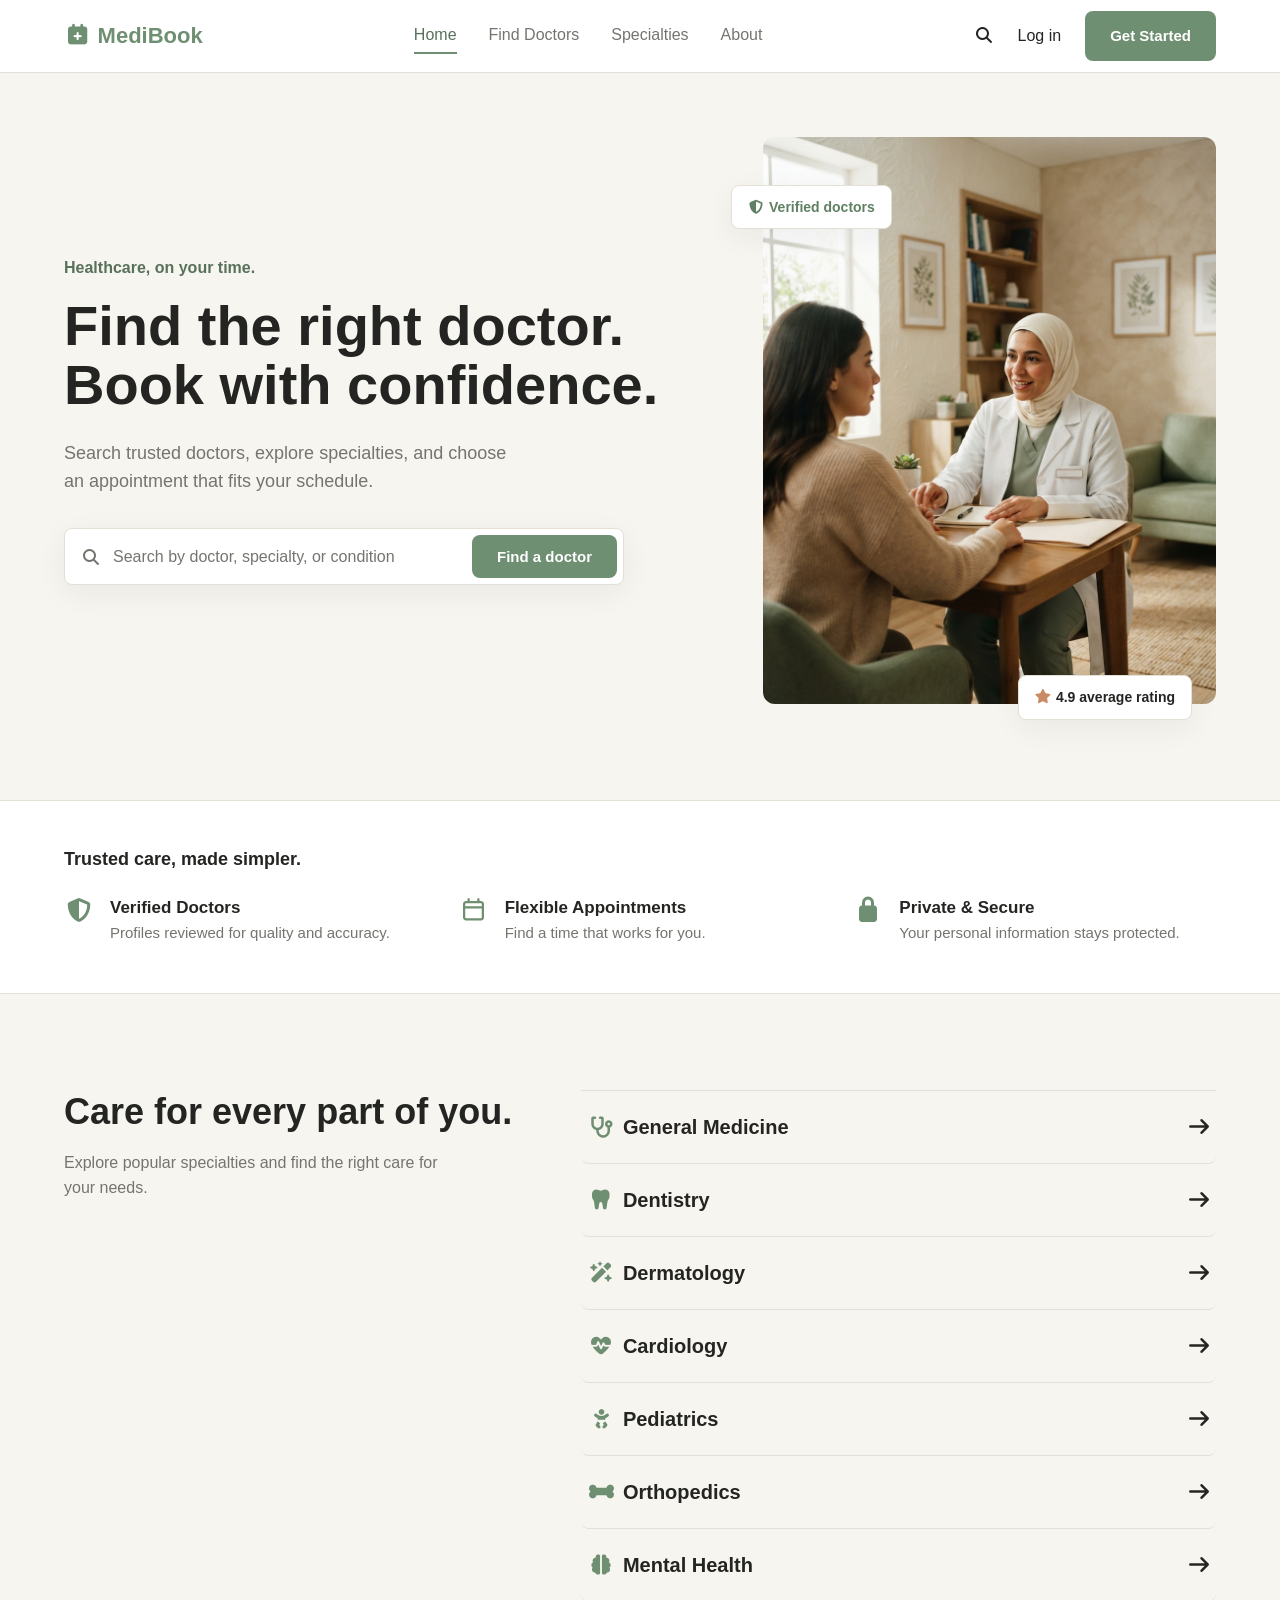
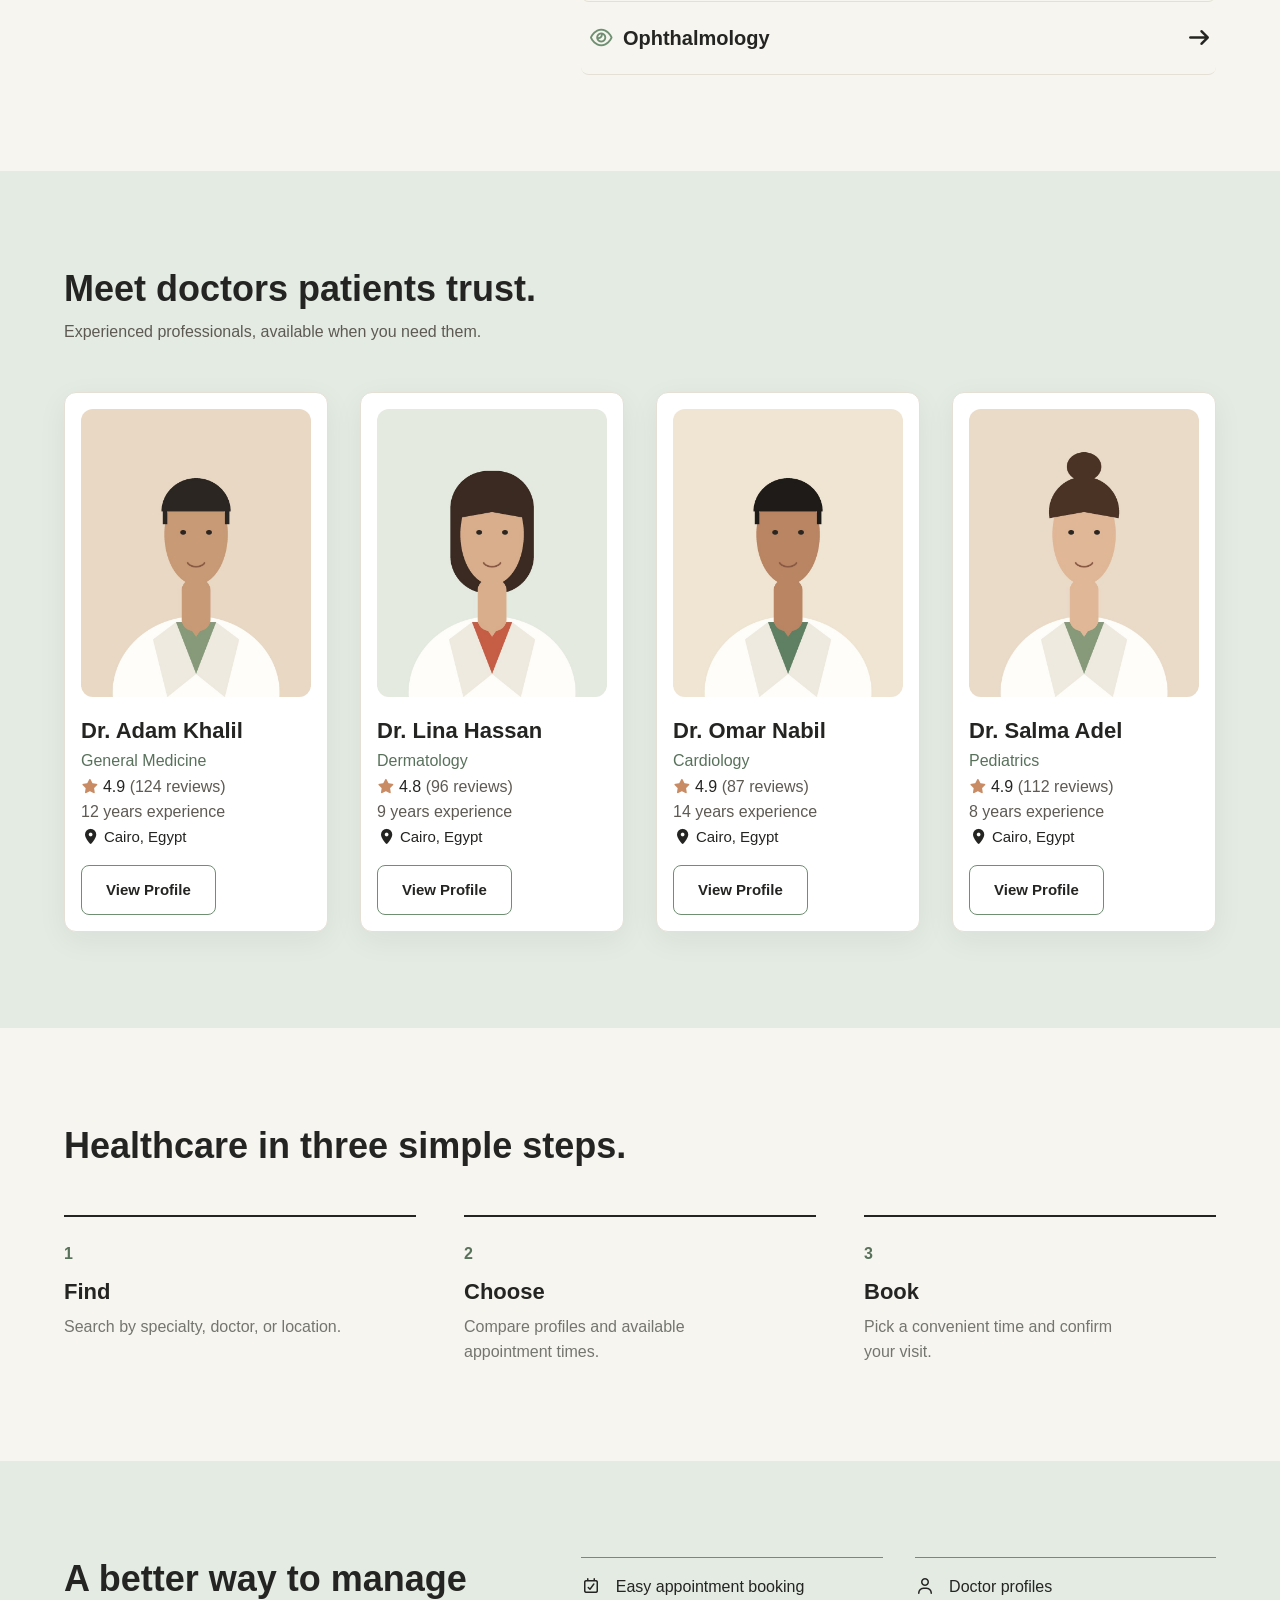
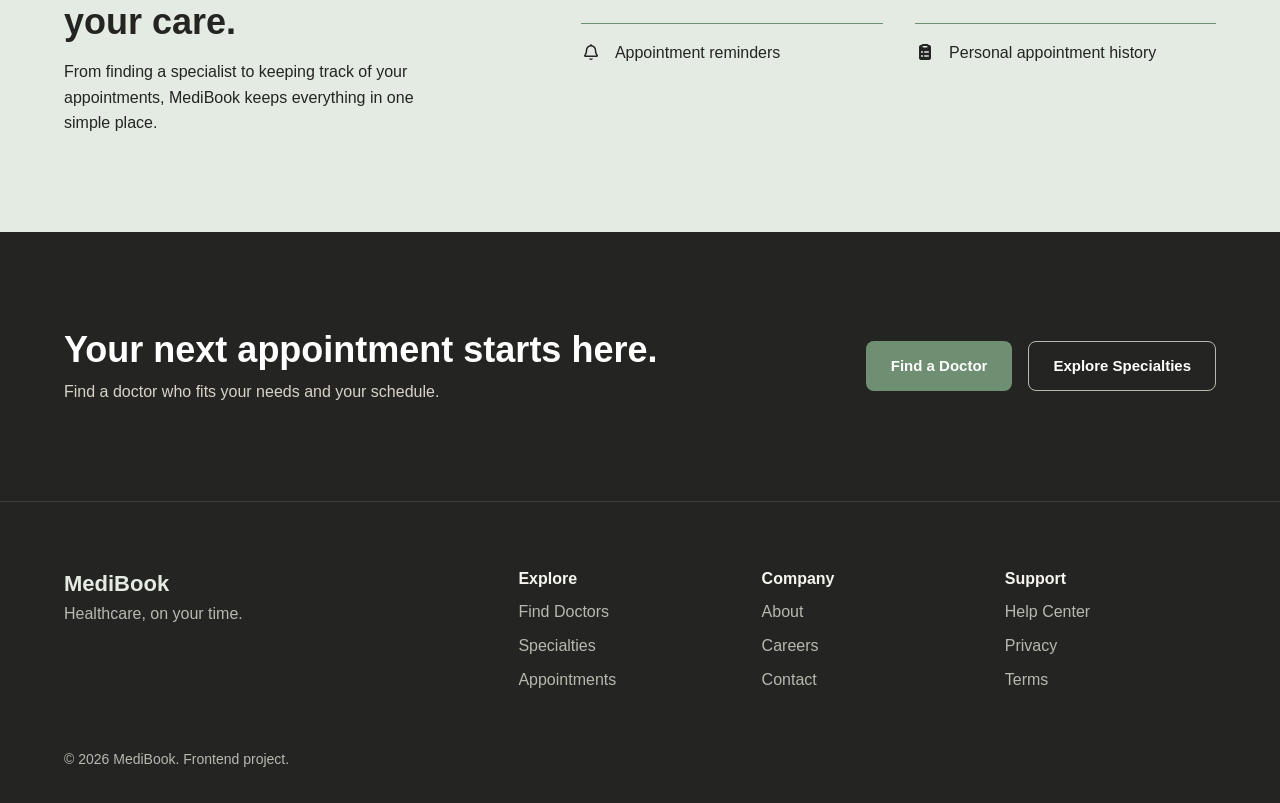
<file: index.html>
<!DOCTYPE html>
<html lang="en">

    <head>

        <meta charset="UTF-8">
        <meta name="viewport" content="width=device-width, initial-scale=1.0">
        <title>MediBook</title>
        <link rel="stylesheet" href="Css/all.min.css">
        <link rel="stylesheet" href="Css/style.css">

    </head>

    <body>

        <!-- ================= NAVBAR ================= -->
        <header class="navbar">
            <div class="container nav-wrap">
                <a href="index.html" class="logo"><i class="fa-solid fa-calendar-plus"></i> MediBook</a>

                <nav class="nav-links">
                    <a href="index.html" class="active">Home</a>
                    <a href="doctors.html">Find Doctors</a>
                    <a href="#specialties">Specialties</a>
                    <a href="about.html">About</a>
                </nav>

                <div class="nav-buttons">
                    <a href="doctors.html" class="search-link"><i class="fa-solid fa-magnifying-glass"></i></a>
                    <a href="#" class="login">Log in</a>
                    <a href="doctors.html" class="btn btn-primary">Get Started</a>
                </div>

                <!-- mobile menu (no JS needed) -->
                <details class="mobile-menu">
                    <summary><i class="fa-solid fa-bars"></i></summary>
                    <div class="mobile-links">
                        <a href="index.html">Home</a>
                        <a href="doctors.html">Find Doctors</a>
                        <a href="#specialties">Specialties</a>
                        <a href="about.html">About</a>
                        <a href="#">Log in</a>
                        <a href="doctors.html" class="btn btn-primary">Get Started</a>
                    </div>
                </details>
            </div>
        </header>

        <!-- ================= HERO ================= -->
        <section class="hero">
            <div class="container hero-wrap">
                <div class="hero-text">
                    <p class="eyebrow">Healthcare, on your time.</p>
                    <h1>Find the right doctor. Book with confidence.</h1>
                    <p class="hero-desc">Search trusted doctors, explore specialties, and choose an appointment that fits your schedule.</p>

                    <form class="search-box" action="doctors.html">
                        <i class="fa-solid fa-magnifying-glass"></i>
                        <input type="text" placeholder="Search by doctor, specialty, or condition" aria-label="Search doctors">
                        <button type="submit" class="btn btn-primary">Find a doctor</button>
                    </form>
                </div>

                <div class="hero-image">
                    <img src="images/hero.jpg" alt="Doctor talking with a patient in a warm clinic">
                    <span class="tag tag-top"><i class="fa-solid fa-shield-halved"></i> Verified doctors</span>
                    <span class="tag tag-bottom"><i class="fa-solid fa-star"></i> 4.9 average rating</span>
                </div>
            </div>
        </section>

        <!-- ================= TRUST ================= -->
        <section class="trust">
            <div class="container">
                <h2>Trusted care, made simpler.</h2>
                <div class="trust-items">
                    <div class="trust-item">
                        <i class="fa-solid fa-shield-halved"></i>
                        <div>
                            <h3>Verified Doctors</h3>
                            <p>Profiles reviewed for quality and accuracy.</p>
                        </div>
                    </div>
                <div class="trust-item">
                    <i class="fa-regular fa-calendar"></i>
                    <div>
                    <h3>Flexible Appointments</h3>
                    <p>Find a time that works for you.</p>
                    </div>
                </div>
                    <div class="trust-item">
                        <i class="fa-solid fa-lock"></i>
                        <div>
                        <h3>Private &amp; Secure</h3>
                        <p>Your personal information stays protected.</p>
                        </div>
                    </div>
                </div>
            </div>
        </section>

        <!-- ================= SPECIALTIES ================= -->
        <section class="section" id="specialties">
            <div class="container two-cols">
                <div class="col-title">
                    <h2>Care for every part of you.</h2>
                    <p>Explore popular specialties and find the right care for your needs.</p>
                </div>

                <ul class="specialties-list">
                <li><a href="doctors.html"><span><i class="fa-solid fa-stethoscope"></i> General Medicine</span> <i class="fa-solid fa-arrow-right"></i></a></li>
                <li><a href="doctors.html"><span><i class="fa-solid fa-tooth"></i> Dentistry</span> <i class="fa-solid fa-arrow-right"></i></a></li>
                <li><a href="doctors.html"><span><i class="fa-solid fa-wand-magic-sparkles"></i> Dermatology</span> <i class="fa-solid fa-arrow-right"></i></a></li>
                <li><a href="doctors.html"><span><i class="fa-solid fa-heart-pulse"></i> Cardiology</span> <i class="fa-solid fa-arrow-right"></i></a></li>
                <li><a href="doctors.html"><span><i class="fa-solid fa-baby"></i> Pediatrics</span> <i class="fa-solid fa-arrow-right"></i></a></li>
                <li><a href="doctors.html"><span><i class="fa-solid fa-bone"></i> Orthopedics</span> <i class="fa-solid fa-arrow-right"></i></a></li>
                <li><a href="doctors.html"><span><i class="fa-solid fa-brain"></i> Mental Health</span> <i class="fa-solid fa-arrow-right"></i></a></li>
                <li><a href="doctors.html"><span><i class="fa-regular fa-eye"></i> Ophthalmology</span> <i class="fa-solid fa-arrow-right"></i></a></li>
                </ul>
            </div>
        </section>

        <!-- ================= TOP DOCTORS ================= -->
        <section class="section doctors-section">
            <div class="container">
                <div class="section-title">
                <h2>Meet doctors patients trust.</h2>
                <p>Experienced professionals, available when you need them.</p>
                </div>

                <div class="doctors-grid">
                <div class="doctor">
                    <img src="images/dr-adam.jpg" alt="Dr. Adam Khalil">
                    <h3>Dr. Adam Khalil</h3>
                    <p class="specialty">General Medicine</p>
                    <p class="rating"><i class="fa-solid fa-star"></i> 4.9 <span>(124 reviews)</span></p>
                    <p class="exp">12 years experience</p>
                    <p class="location"><i class="fa-solid fa-location-dot"></i> Cairo, Egypt</p>
                    <a href="doctor-details.html" class="btn btn-outline">View Profile</a>
                </div>

                <div class="doctor">
                    <img src="images/dr-lina.jpg" alt="Dr. Lina Hassan">
                    <h3>Dr. Lina Hassan</h3>
                    <p class="specialty">Dermatology</p>
                    <p class="rating"><i class="fa-solid fa-star"></i> 4.8 <span>(96 reviews)</span></p>
                    <p class="exp">9 years experience</p>
                    <p class="location"><i class="fa-solid fa-location-dot"></i> Cairo, Egypt</p>
                    <a href="doctor-details.html" class="btn btn-outline">View Profile</a>
                </div>

                <div class="doctor">
                    <img src="images/dr-omar.jpg" alt="Dr. Omar Nabil">
                    <h3>Dr. Omar Nabil</h3>
                    <p class="specialty">Cardiology</p>
                    <p class="rating"><i class="fa-solid fa-star"></i> 4.9 <span>(87 reviews)</span></p>
                    <p class="exp">14 years experience</p>
                    <p class="location"><i class="fa-solid fa-location-dot"></i> Cairo, Egypt</p>
                    <a href="doctor-details.html" class="btn btn-outline">View Profile</a>
                </div>

                    <div class="doctor">
                        <img src="images/dr-salma.jpg" alt="Dr. Salma Adel">
                        <h3>Dr. Salma Adel</h3>
                        <p class="specialty">Pediatrics</p>
                        <p class="rating"><i class="fa-solid fa-star"></i> 4.9 <span>(112 reviews)</span></p>
                        <p class="exp">8 years experience</p>
                        <p class="location"><i class="fa-solid fa-location-dot"></i> Cairo, Egypt</p>
                        <a href="doctor-details.html" class="btn btn-outline">View Profile</a>
                    </div>
                </div>
            </div>
        </section>

        <!-- ================= HOW IT WORKS ================= -->
        <section class="section">
        <div class="container">
            <div class="section-title">
            <h2>Healthcare in three simple steps.</h2>
            </div>

            <div class="steps">
            <div class="step">
                <span class="step-number">1</span>
                <h3>Find</h3>
                <p>Search by specialty, doctor, or location.</p>
            </div>
            <div class="step">
                <span class="step-number">2</span>
                <h3>Choose</h3>
                <p>Compare profiles and available appointment times.</p>
            </div>
            <div class="step">
                <span class="step-number">3</span>
                <h3>Book</h3>
                <p>Pick a convenient time and confirm your visit.</p>
            </div>
            </div>
        </div>
        </section>

        <!-- ================= FEATURES ================= -->
        <section class="section features" id="about">
            <div class="container two-cols">
                <div class="col-title">
                <h2>A better way to manage your care.</h2>
                <p>From finding a specialist to keeping track of your appointments, MediBook keeps everything in one simple place.</p>
                </div>

                <ul class="features-list">
                <li><i class="fa-regular fa-calendar-check"></i> Easy appointment booking</li>
                <li><i class="fa-regular fa-user"></i> Doctor profiles</li>
                <li><i class="fa-regular fa-bell"></i> Appointment reminders</li>
                <li><i class="fa-solid fa-clipboard-list"></i> Personal appointment history</li>
                </ul>
            </div>
        </section>

        <!-- ================= CTA ================= -->
        <section class="cta">
            <div class="container cta-wrap">
                <div>
                <h2>Your next appointment starts here.</h2>
                <p>Find a doctor who fits your needs and your schedule.</p>
                </div>
                <div class="cta-buttons">
                <a href="doctors.html" class="btn btn-primary">Find a Doctor</a>
                <a href="#specialties" class="btn btn-light">Explore Specialties</a>
                </div>
            </div>
        </section>

        <!-- ================= FOOTER ================= -->
        <footer class="footer">
            <div class="container footer-wrap">
                <div>
                    <a href="index.html" class="logo">MediBook</a>
                    <p>Healthcare, on your time.</p>
                </div>
                <div>
                    <h4>Explore</h4>
                    <a href="doctors.html">Find Doctors</a>
                    <a href="#specialties">Specialties</a>
                    <a href="appointments.html">Appointments</a>
                </div>
                <div>
                    <h4>Company</h4>
                    <a href="about.html">About</a>
                    <a href="#">Careers</a>
                    <a href="#">Contact</a>
                </div>
                <div>
                    <h4>Support</h4>
                    <a href="#">Help Center</a>
                    <a href="#">Privacy</a>
                    <a href="#">Terms</a>
                </div>
            </div>
            <p class="copyright container">© 2026 MediBook. Frontend project.</p>
        </footer>

        
        <script src="main.js"></script>
    </body>
    
</html>
</file>
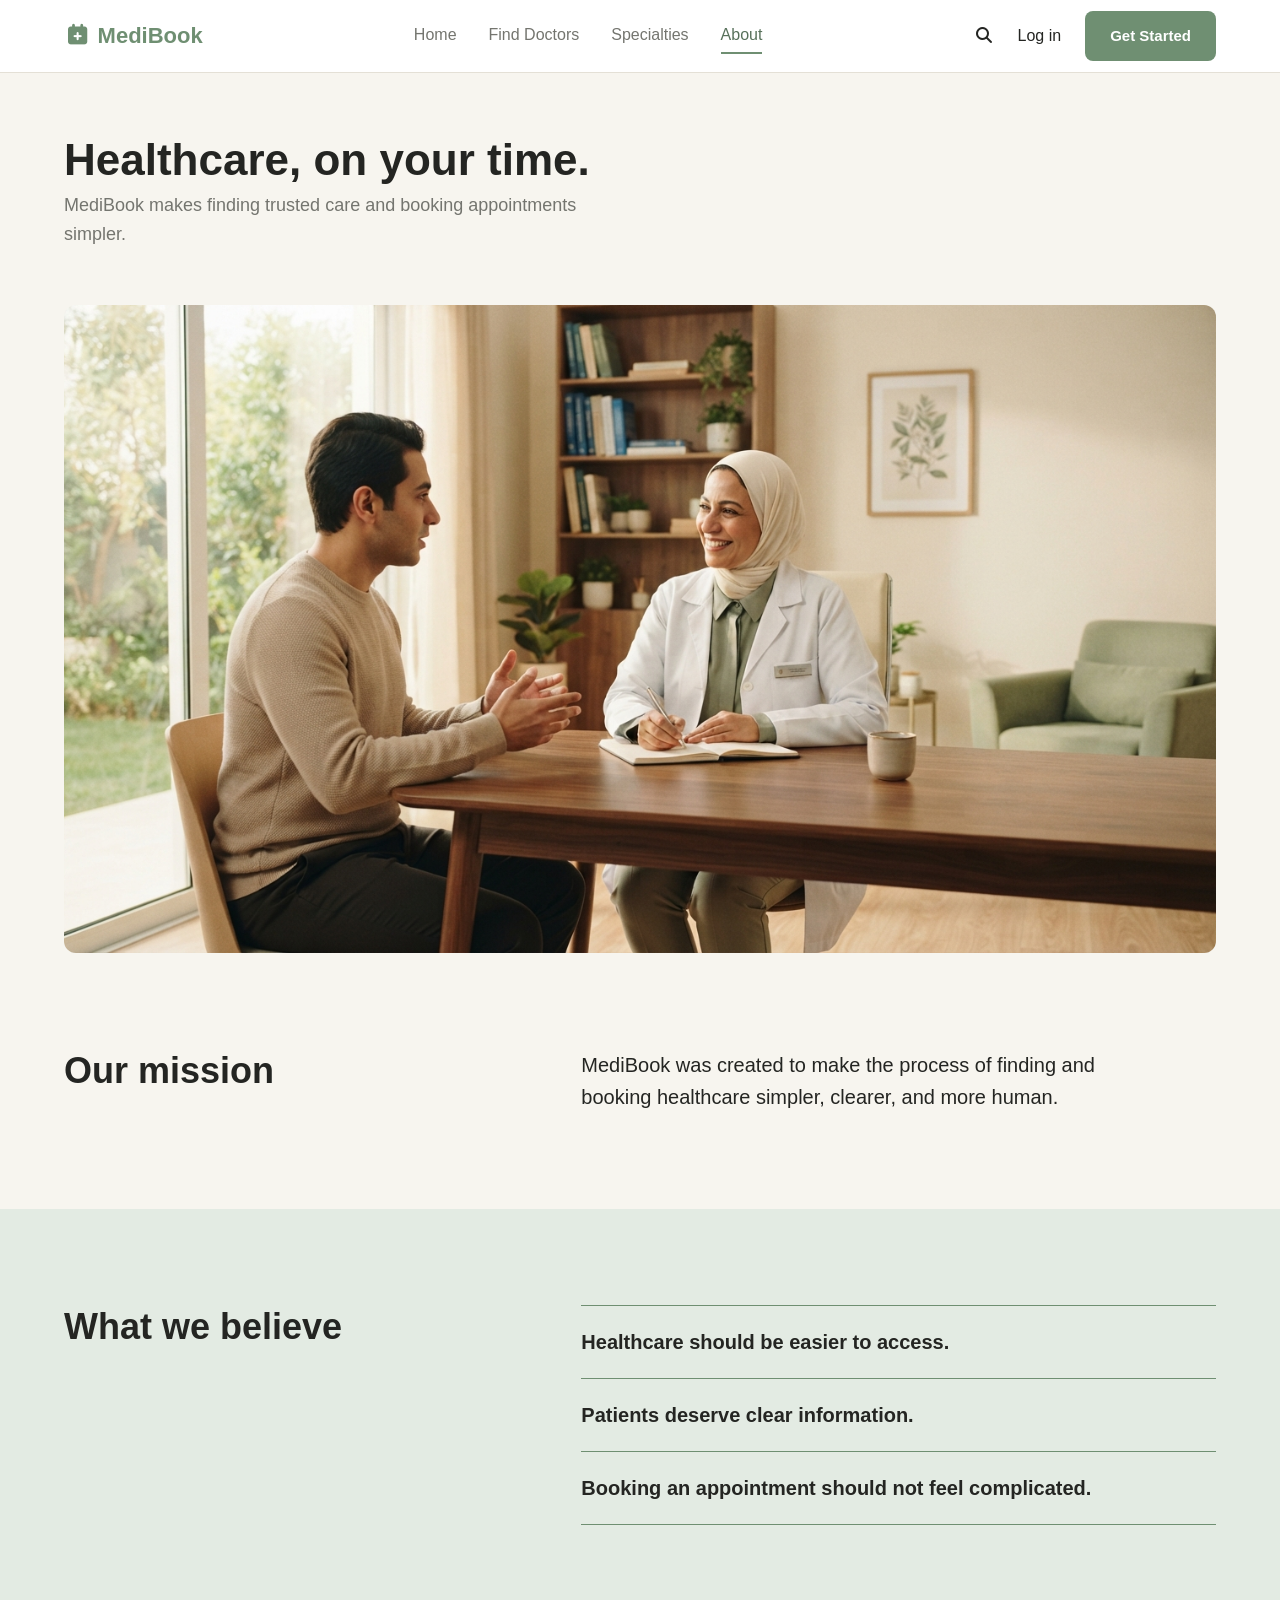
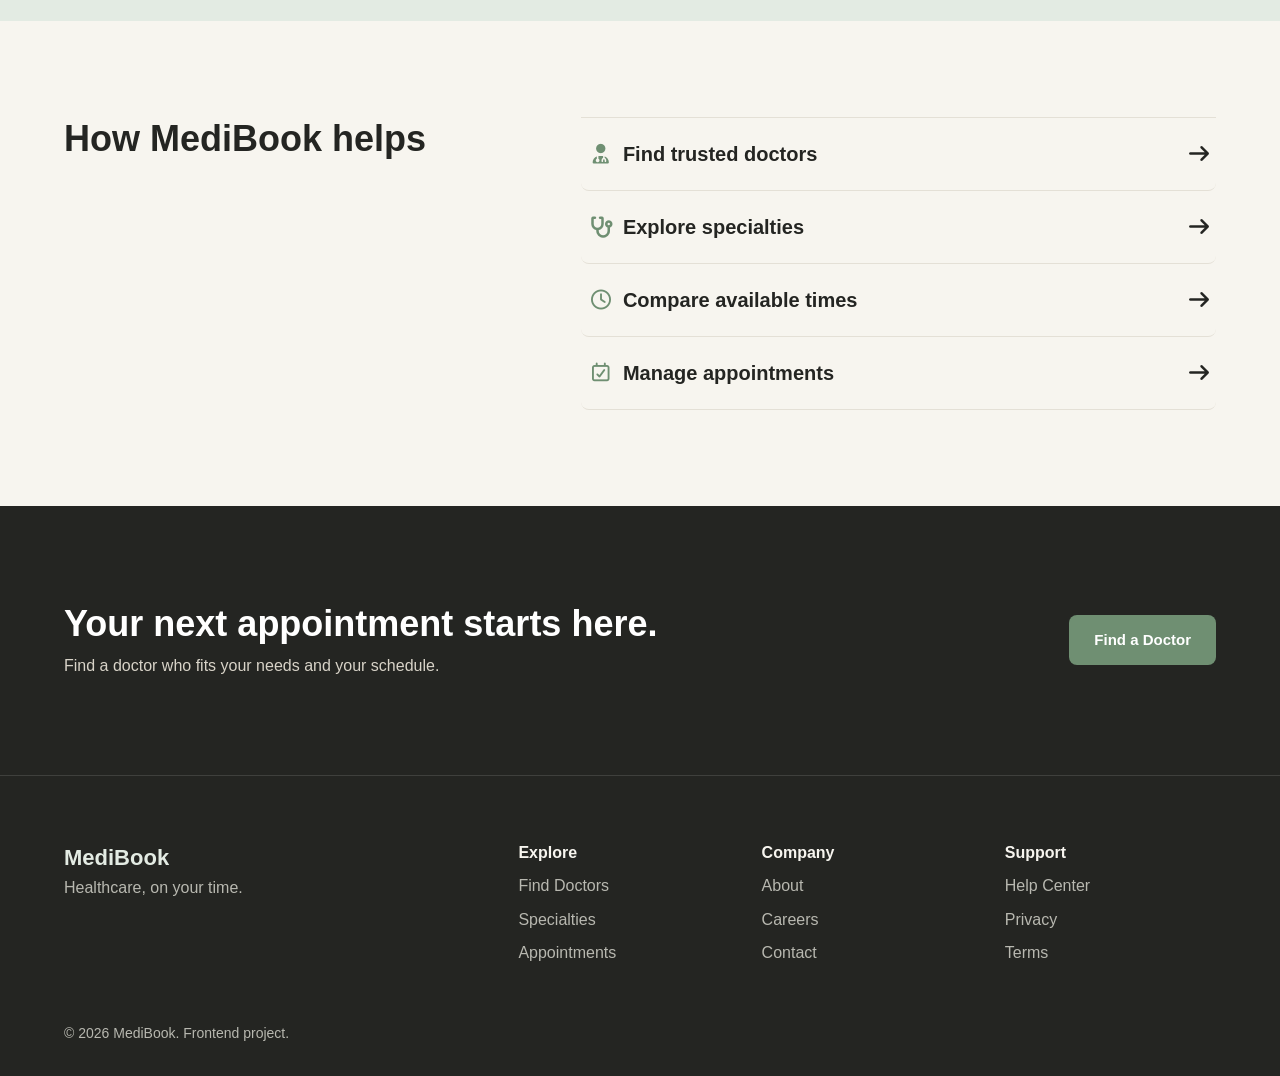
<file: about.html>
<!DOCTYPE html>
<html lang="en">
    <head>
        <meta charset="UTF-8">
        <meta name="viewport" content="width=device-width, initial-scale=1.0">
        <title>About | MediBook</title>
        <link rel="stylesheet" href="Css/all.min.css">
        <link rel="stylesheet" href="Css/style.css">
    </head>
    <body>
        <header class="navbar">
            <div class="container nav-wrap">
                <a href="index.html" class="logo"><i class="fa-solid fa-calendar-plus"></i> MediBook</a>
                <nav class="nav-links">
                    <a href="index.html">Home</a>
                    <a href="doctors.html">Find Doctors</a>
                    <a href="index.html#specialties">Specialties</a>
                    <a href="about.html" class="active">About</a>
                </nav>
                <div class="nav-buttons">
                    <a href="doctors.html#search" class="search-link" aria-label="Search doctors"><i class="fa-solid fa-magnifying-glass"></i></a>
                    <a href="doctors.html" class="login">Log in</a>
                    <a href="doctors.html" class="btn btn-primary">Get Started</a>
                </div>
                <details class="mobile-menu">
                    <summary><i class="fa-solid fa-bars"></i></summary>
                    <div class="mobile-links">
                    <a href="index.html">Home</a>
                    <a href="doctors.html">Find Doctors</a>
                    <a href="index.html#specialties">Specialties</a>
                    <a href="about.html" class="active">About</a>
                        <a href="doctors.html">Log in</a>
                        <a href="doctors.html" class="btn btn-primary">Get Started</a>
                    </div>
                </details>
            </div>
        </header>


        <section class="page-head">
            <div class="container">
                <h1>Healthcare, on your time.</h1>
                <p>MediBook makes finding trusted care and booking appointments simpler.</p>
            </div>
        </section>

        <div class="container">
            <!-- IMAGE REQUIRED: about-care.jpg -->
            <img src="images/about-care.jpg" alt="A doctor and a patient talking across a desk in a warm clinic" class="about-image">
        </div>

        <section class="section">
            <div class="container two-cols">
                <div class="col-title"><h2>Our mission</h2></div>
                <p class="about-text">MediBook was created to make the process of finding and booking healthcare simpler, clearer, and more human.</p>
            </div>
        </section>

        <section class="section features">
            <div class="container two-cols">
                <div class="col-title"><h2>What we believe</h2></div>
                <ul class="belief-list">
                    <li>Healthcare should be easier to access.</li>
                    <li>Patients deserve clear information.</li>
                    <li>Booking an appointment should not feel complicated.</li>
                </ul>
            </div>
        </section>

        <section class="section">
            <div class="container two-cols">
                <div class="col-title"><h2>How MediBook helps</h2></div>
                <ul class="specialties-list">
                    <li><a href="doctors.html"><span><i class="fa-solid fa-user-doctor"></i> Find trusted doctors</span> <i class="fa-solid fa-arrow-right"></i></a></li>
                    <li><a href="index.html#specialties"><span><i class="fa-solid fa-stethoscope"></i> Explore specialties</span> <i class="fa-solid fa-arrow-right"></i></a></li>
                    <li><a href="doctors.html"><span><i class="fa-regular fa-clock"></i> Compare available times</span> <i class="fa-solid fa-arrow-right"></i></a></li>
                    <li><a href="appointments.html"><span><i class="fa-regular fa-calendar-check"></i> Manage appointments</span> <i class="fa-solid fa-arrow-right"></i></a></li>
                </ul>
            </div>
        </section>

        <section class="cta">
            <div class="container cta-wrap">
                <div>
                    <h2>Your next appointment starts here.</h2>
                    <p>Find a doctor who fits your needs and your schedule.</p>
                </div>
                <div class="cta-buttons"><a href="doctors.html" class="btn btn-primary">Find a Doctor</a></div>
            </div>
        </section>

        <footer class="footer">
            <div class="container footer-wrap">
                <div><a href="index.html" class="logo">MediBook</a><p>Healthcare, on your time.</p></div>
                <div><h4>Explore</h4><a href="doctors.html">Find Doctors</a><a href="index.html#specialties">Specialties</a><a href="appointments.html">Appointments</a></div>
                <div><h4>Company</h4><a href="about.html">About</a><a href="#">Careers</a><a href="#">Contact</a></div>
                <div><h4>Support</h4><a href="#">Help Center</a><a href="#">Privacy</a><a href="#">Terms</a></div>
            </div>
            <p class="copyright container">© 2026 MediBook. Frontend project.</p>
        </footer>

        <script src="main.js"></script>
    </body>
</html>
</file>
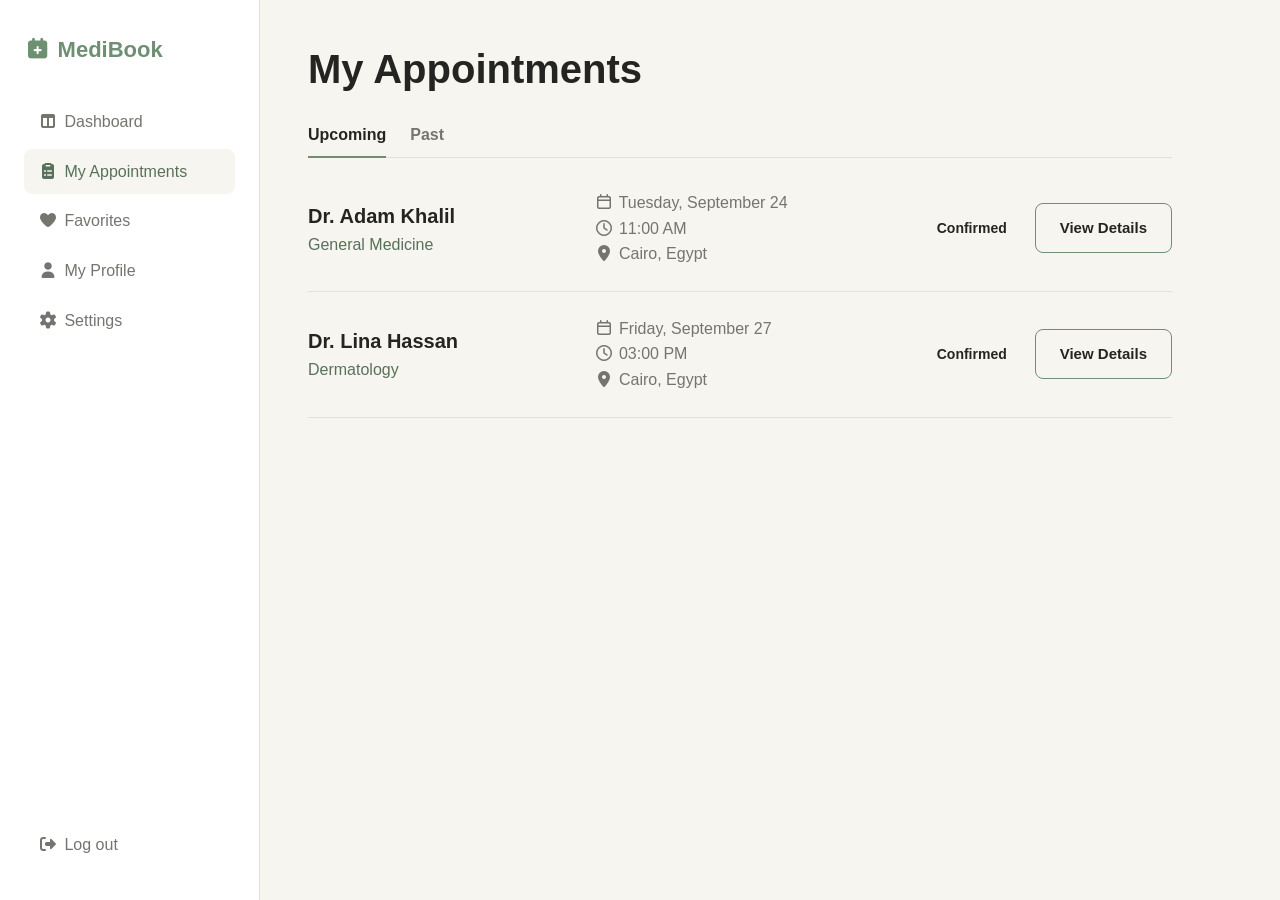
<file: appointments.html>
<!DOCTYPE html>
<html lang="en">
    <head>
        <meta charset="UTF-8">
        <meta name="viewport" content="width=device-width, initial-scale=1.0">
        <title>My Appointments | MediBook</title>
        <link rel="stylesheet" href="Css/all.min.css">
        <link rel="stylesheet" href="Css/style.css">
    </head>
    <body>


        <div class="dash">
            <aside class="side">
                <a href="index.html" class="logo"><i class="fa-solid fa-calendar-plus"></i> MediBook</a>
                <nav><a href="#"><i class="fa-solid fa-table-columns"></i> Dashboard</a><a href="appointments.html" class="active"><i class="fa-solid fa-clipboard-list"></i> My Appointments</a><a href="#"><i class="fa-solid fa-heart"></i> Favorites</a><a href="#"><i class="fa-solid fa-user"></i> My Profile</a><a href="#"><i class="fa-solid fa-gear"></i> Settings</a></nav>
                <a href="index.html" class="logout"><i class="fa-solid fa-right-from-bracket"></i> Log out</a>
            </aside>

            <main class="dash-main">
                <h1>My Appointments</h1>
                <div class="tabs" role="tablist">
                    <button type="button" class="tab active" data-tab="upcoming" role="tab">Upcoming</button>
                    <button type="button" class="tab" data-tab="past" role="tab">Past</button>
                </div>

                <div class="tab-panel" id="upcoming">
                    <article class="appt">
                        <div><h3>Dr. Adam Khalil</h3><p class="specialty">General Medicine</p></div>
                        <div class="appt-when">
                            <p><i class="fa-regular fa-calendar"></i> Tuesday, September 24</p>
                            <p><i class="fa-regular fa-clock"></i> 11:00 AM</p>
                            <p><i class="fa-solid fa-location-dot"></i> Cairo, Egypt</p>
                        </div>
                        <div class="appt-end">
                            <span class="status ok">Confirmed</span>
                            <a href="doctor-details.html" class="btn btn-outline">View Details</a>
                        </div>
                    </article>
                    <article class="appt">
                        <div><h3>Dr. Lina Hassan</h3><p class="specialty">Dermatology</p></div>
                        <div class="appt-when">
                            <p><i class="fa-regular fa-calendar"></i> Friday, September 27</p>
                            <p><i class="fa-regular fa-clock"></i> 03:00 PM</p>
                            <p><i class="fa-solid fa-location-dot"></i> Cairo, Egypt</p>
                        </div>
                        <div class="appt-end">
                            <span class="status ok">Confirmed</span>
                            <a href="doctor-details.html" class="btn btn-outline">View Details</a>
                        </div>
                    </article>
                </div>
                <div class="tab-panel" id="past" hidden>
                    <article class="appt">
                        <div><h3>Dr. Omar Nabil</h3><p class="specialty">Cardiology</p></div>
                        <div class="appt-when">
                            <p><i class="fa-regular fa-calendar"></i> Monday, August 12</p>
                            <p><i class="fa-regular fa-clock"></i> 09:00 AM</p>
                            <p><i class="fa-solid fa-location-dot"></i> Cairo, Egypt</p>
                        </div>
                        <div class="appt-end">
                            <span class="status done">Completed</span>
                            <a href="doctor-details.html" class="btn btn-outline">View Details</a>
                        </div>
                    </article>
                    <article class="appt">
                        <div><h3>Dr. Salma Adel</h3><p class="specialty">Pediatrics</p></div>
                        <div class="appt-when">
                            <p><i class="fa-regular fa-calendar"></i> Thursday, July 4</p>
                            <p><i class="fa-regular fa-clock"></i> 01:00 PM</p>
                            <p><i class="fa-solid fa-location-dot"></i> Cairo, Egypt</p>
                        </div>
                        <div class="appt-end">
                            <span class="status done">Completed</span>
                            <a href="doctor-details.html" class="btn btn-outline">View Details</a>
                        </div>
                    </article>
                </div>
            </main>
        </div>

        <script src="main.js"></script>
    </body>
</html>
</file>
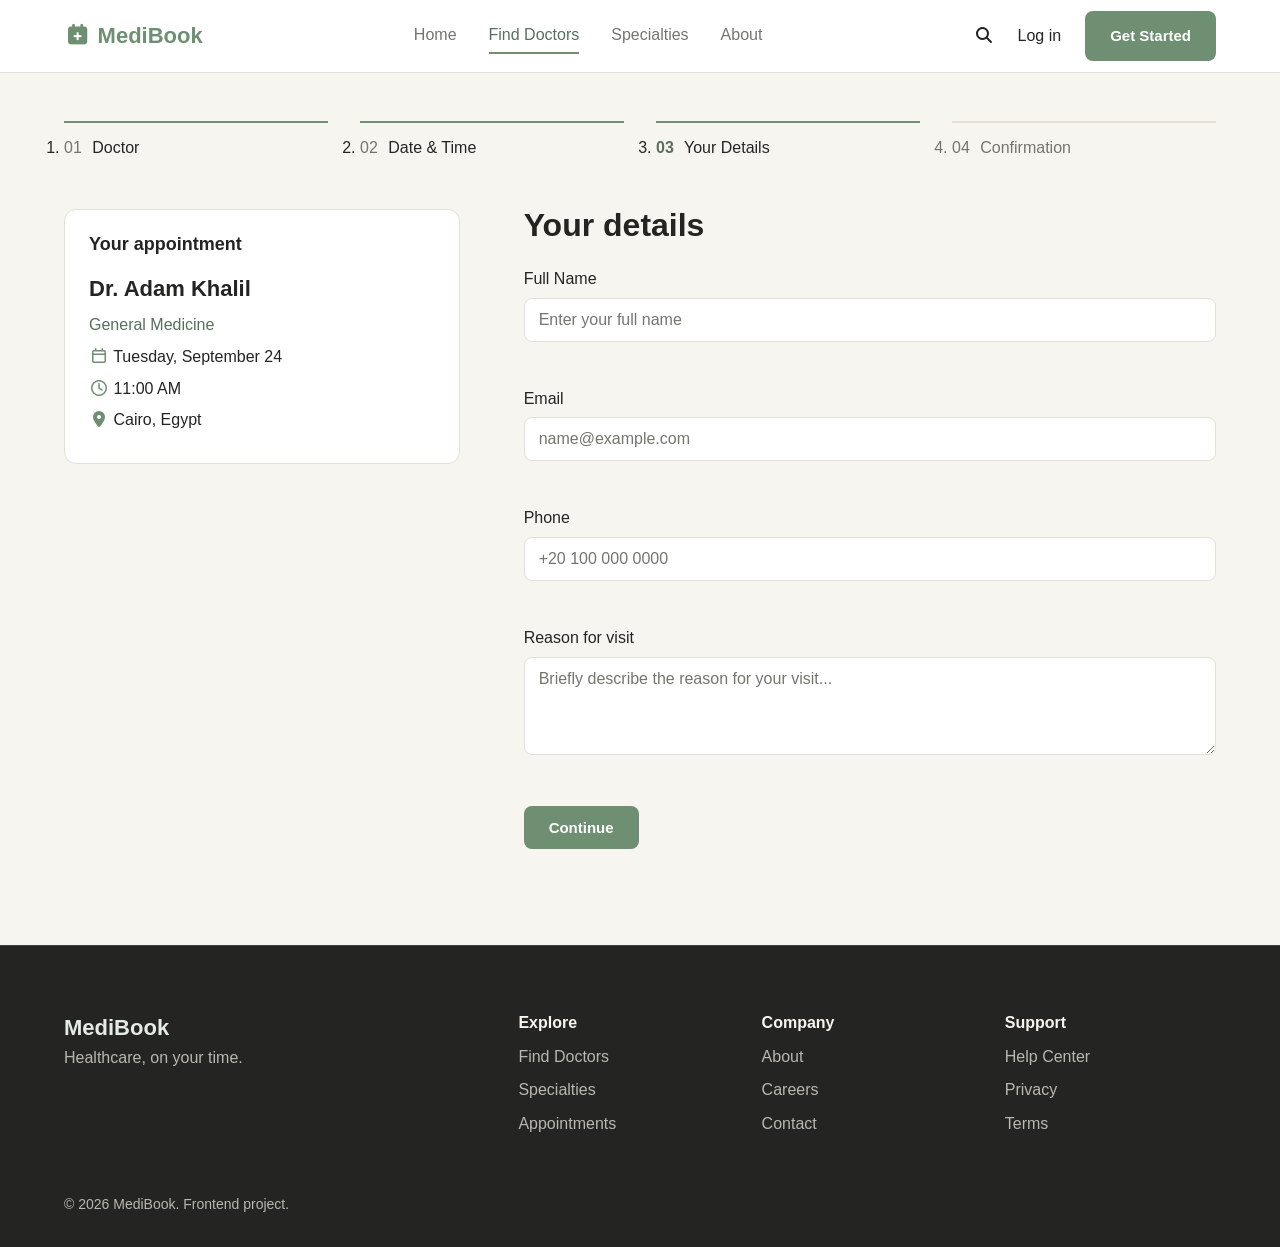
<file: booking.html>
<!DOCTYPE html>
<html lang="en">
    <head>
        <meta charset="UTF-8">
        <meta name="viewport" content="width=device-width, initial-scale=1.0">
        <title>Booking | MediBook</title>
        <link rel="stylesheet" href="Css/all.min.css">
        <link rel="stylesheet" href="Css/style.css">
    </head>
    <body>
        <header class="navbar">
            <div class="container nav-wrap">
                <a href="index.html" class="logo"><i class="fa-solid fa-calendar-plus"></i> MediBook</a>
                <nav class="nav-links">
                    <a href="index.html">Home</a>
                    <a href="doctors.html" class="active">Find Doctors</a>
                    <a href="index.html#specialties">Specialties</a>
                    <a href="about.html">About</a>
                </nav>
                <div class="nav-buttons">
                    <a href="doctors.html#search" class="search-link" aria-label="Search doctors"><i class="fa-solid fa-magnifying-glass"></i></a>
                    <a href="doctors.html" class="login">Log in</a>
                    <a href="doctors.html" class="btn btn-primary">Get Started</a>
                </div>
                <details class="mobile-menu">
                    <summary><i class="fa-solid fa-bars"></i></summary>
                    <div class="mobile-links">
                    <a href="index.html">Home</a>
                    <a href="doctors.html" class="active">Find Doctors</a>
                    <a href="index.html#specialties">Specialties</a>
                    <a href="about.html">About</a>
                        <a href="doctors.html">Log in</a>
                        <a href="doctors.html" class="btn btn-primary">Get Started</a>
                    </div>
                </details>
            </div>
        </header>


        <section class="section-sm">
            <div class="container">
                <ol class="progress">
                    <li class="done"><span>01</span> Doctor</li>
                    <li class="done"><span>02</span> Date &amp; Time</li>
                    <li class="current"><span>03</span> Your Details</li>
                    <li><span>04</span> Confirmation</li>
                </ol>

                <div class="booking-layout">
                    <aside class="summary">
                        <h2>Your appointment</h2>
                        <p class="summary-name">Dr. Adam Khalil</p>
                        <p class="specialty">General Medicine</p>
                        <p><i class="fa-regular fa-calendar"></i> <span data-fill="date">Tuesday, September 24</span></p>
                        <p><i class="fa-regular fa-clock"></i> <span data-fill="time">11:00 AM</span></p>
                        <p><i class="fa-solid fa-location-dot"></i> Cairo, Egypt</p>
                    </aside>

                    <form id="booking-form" novalidate>
                        <h1>Your details</h1>
                        <div class="field">
                            <label for="name">Full Name</label>
                            <input type="text" id="name" placeholder="Enter your full name">
                            <span class="error" id="name-error" role="alert"></span>
                        </div>
                        <div class="field">
                            <label for="email">Email</label>
                            <input type="email" id="email" placeholder="name@example.com">
                            <span class="error" id="email-error" role="alert"></span>
                        </div>
                        <div class="field">
                            <label for="phone">Phone</label>
                            <input type="tel" id="phone" placeholder="+20 100 000 0000">
                            <span class="error" id="phone-error" role="alert"></span>
                        </div>
                        <div class="field">
                            <label for="reason">Reason for visit</label>
                            <textarea id="reason" rows="4" placeholder="Briefly describe the reason for your visit..."></textarea>
                            <span class="error" id="reason-error" role="alert"></span>
                        </div>
                        <button type="submit" class="btn btn-primary">Continue</button>
                    </form>
                </div>
            </div>
        </section>

        <footer class="footer">
            <div class="container footer-wrap">
                <div><a href="index.html" class="logo">MediBook</a><p>Healthcare, on your time.</p></div>
                <div><h4>Explore</h4><a href="doctors.html">Find Doctors</a><a href="index.html#specialties">Specialties</a><a href="appointments.html">Appointments</a></div>
                <div><h4>Company</h4><a href="about.html">About</a><a href="#">Careers</a><a href="#">Contact</a></div>
                <div><h4>Support</h4><a href="#">Help Center</a><a href="#">Privacy</a><a href="#">Terms</a></div>
            </div>
            <p class="copyright container">© 2026 MediBook. Frontend project.</p>
        </footer>

        <script src="main.js"></script>
    </body>
</html>
</file>
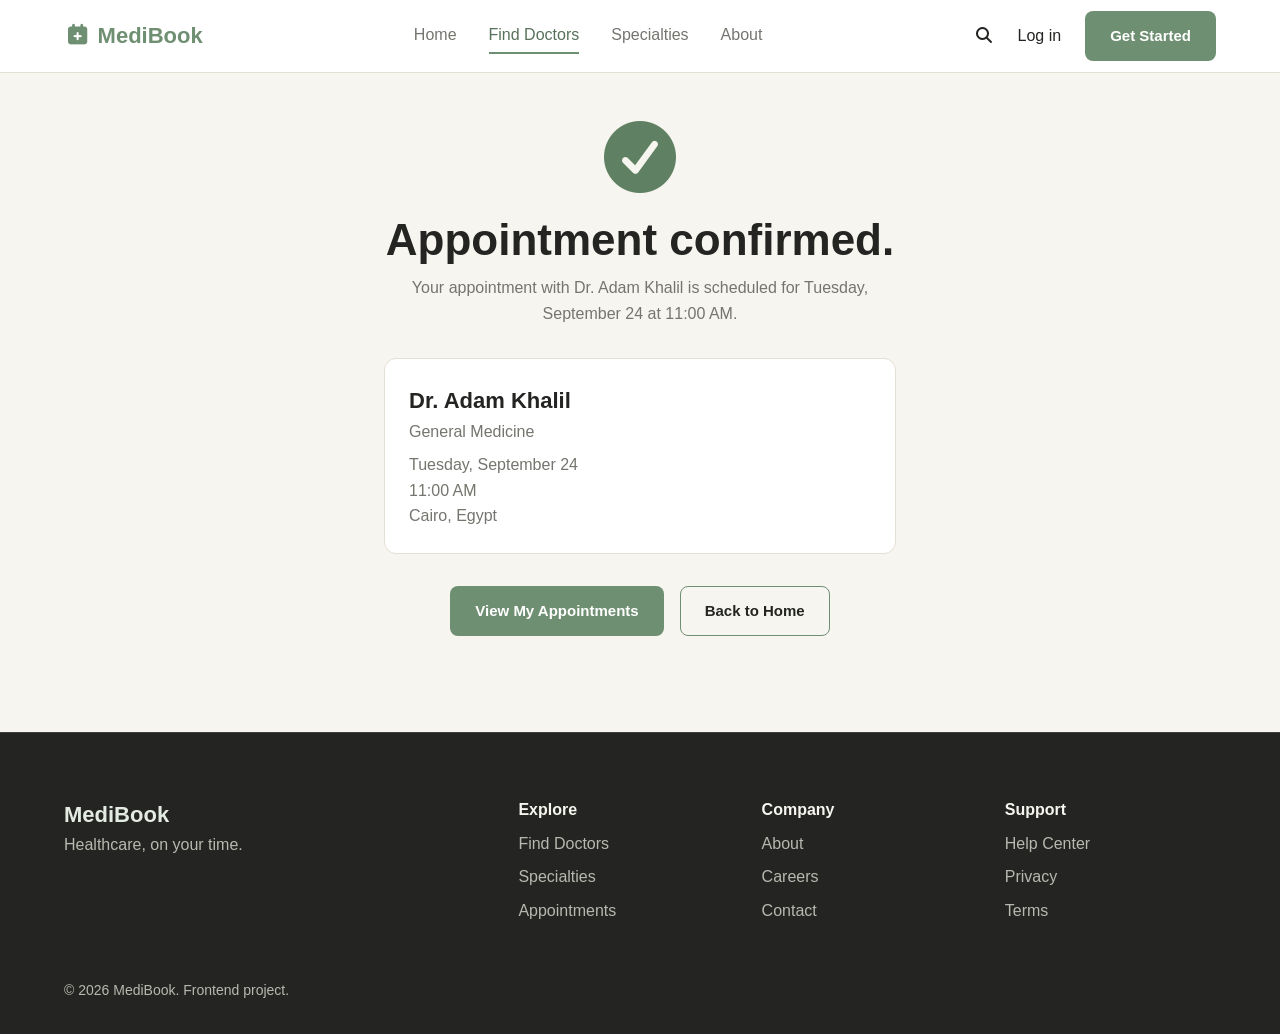
<file: confirmation.html>
<!DOCTYPE html>
<html lang="en">
    <head>
        <meta charset="UTF-8">
        <meta name="viewport" content="width=device-width, initial-scale=1.0">
        <title>Appointment confirmed | MediBook</title>
        <link rel="stylesheet" href="Css/all.min.css">
        <link rel="stylesheet" href="Css/style.css">
    </head>
    <body>
        <header class="navbar">
            <div class="container nav-wrap">
                <a href="index.html" class="logo"><i class="fa-solid fa-calendar-plus"></i> MediBook</a>
                <nav class="nav-links">
                    <a href="index.html">Home</a>
                    <a href="doctors.html" class="active">Find Doctors</a>
                    <a href="index.html#specialties">Specialties</a>
                    <a href="about.html">About</a>
                </nav>
                <div class="nav-buttons">
                    <a href="doctors.html#search" class="search-link" aria-label="Search doctors"><i class="fa-solid fa-magnifying-glass"></i></a>
                    <a href="doctors.html" class="login">Log in</a>
                    <a href="doctors.html" class="btn btn-primary">Get Started</a>
                </div>
                <details class="mobile-menu">
                    <summary><i class="fa-solid fa-bars"></i></summary>
                    <div class="mobile-links">
                    <a href="index.html">Home</a>
                    <a href="doctors.html" class="active">Find Doctors</a>
                    <a href="index.html#specialties">Specialties</a>
                    <a href="about.html">About</a>
                        <a href="doctors.html">Log in</a>
                        <a href="doctors.html" class="btn btn-primary">Get Started</a>
                    </div>
                </details>
            </div>
        </header>


        <section class="section-sm confirm">
            <div class="container confirm-wrap">
                <i class="fa-solid fa-circle-check confirm-icon"></i>
                <h1>Appointment confirmed.</h1>
                <p>Your appointment with Dr. Adam Khalil is scheduled for <span data-fill="date">Tuesday, September 24</span> at <span data-fill="time">11:00 AM</span>.</p>

                <div class="confirm-summary">
                    <h3>Dr. Adam Khalil</h3>
                    <p class="specialty">General Medicine</p>
                    <p><span data-fill="date">Tuesday, September 24</span></p>
                    <p><span data-fill="time">11:00 AM</span></p>
                    <p>Cairo, Egypt</p>
                </div>

                <div class="confirm-buttons">
                    <a href="appointments.html" class="btn btn-primary">View My Appointments</a>
                    <a href="index.html" class="btn btn-outline">Back to Home</a>
                </div>
            </div>
        </section>

        <footer class="footer">
            <div class="container footer-wrap">
                <div><a href="index.html" class="logo">MediBook</a><p>Healthcare, on your time.</p></div>
                <div><h4>Explore</h4><a href="doctors.html">Find Doctors</a><a href="index.html#specialties">Specialties</a><a href="appointments.html">Appointments</a></div>
                <div><h4>Company</h4><a href="about.html">About</a><a href="#">Careers</a><a href="#">Contact</a></div>
                <div><h4>Support</h4><a href="#">Help Center</a><a href="#">Privacy</a><a href="#">Terms</a></div>
            </div>
            <p class="copyright container">© 2026 MediBook. Frontend project.</p>
        </footer>

        <script src="main.js"></script>
    </body>
</html>
</file>
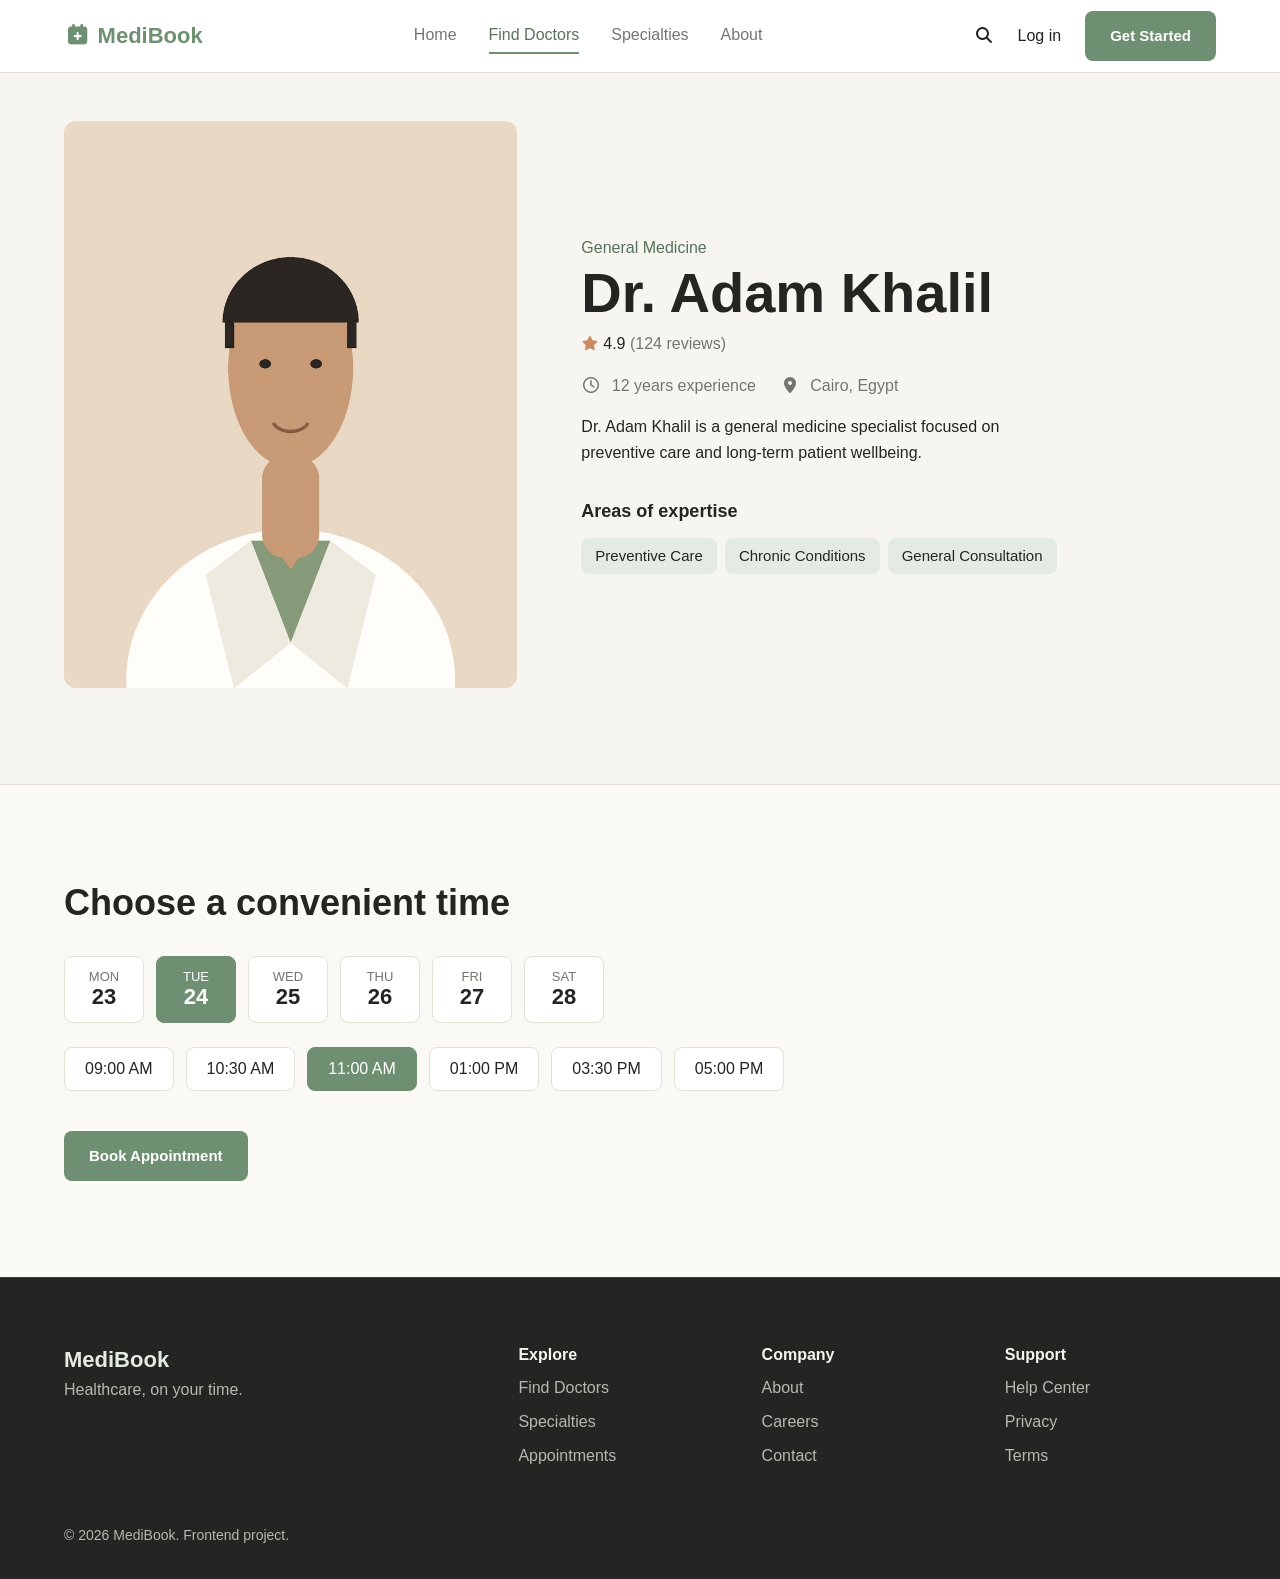
<file: doctor-details.html>
<!DOCTYPE html>
<html lang="en">
    <head>
        <meta charset="UTF-8">
        <meta name="viewport" content="width=device-width, initial-scale=1.0">
        <title>Dr. Adam Khalil | MediBook</title>
        <link rel="stylesheet" href="Css/all.min.css">
        <link rel="stylesheet" href="Css/style.css">
    </head>
    <body>
        <header class="navbar">
            <div class="container nav-wrap">
                <a href="index.html" class="logo"><i class="fa-solid fa-calendar-plus"></i> MediBook</a>
                <nav class="nav-links">
                    <a href="index.html">Home</a>
                    <a href="doctors.html" class="active">Find Doctors</a>
                    <a href="index.html#specialties">Specialties</a>
                    <a href="about.html">About</a>
                </nav>
                <div class="nav-buttons">
                    <a href="doctors.html#search" class="search-link" aria-label="Search doctors"><i class="fa-solid fa-magnifying-glass"></i></a>
                    <a href="doctors.html" class="login">Log in</a>
                    <a href="doctors.html" class="btn btn-primary">Get Started</a>
                </div>
                <details class="mobile-menu">
                    <summary><i class="fa-solid fa-bars"></i></summary>
                    <div class="mobile-links">
                    <a href="index.html">Home</a>
                    <a href="doctors.html" class="active">Find Doctors</a>
                    <a href="index.html#specialties">Specialties</a>
                    <a href="about.html">About</a>
                        <a href="doctors.html">Log in</a>
                        <a href="doctors.html" class="btn btn-primary">Get Started</a>
                    </div>
                </details>
            </div>
        </header>


        <section class="section-sm">
            <div class="container profile">
                <img src="images/dr-adam.jpg" alt="Dr. Adam Khalil" class="profile-img">
                <div class="profile-info">
                    <p class="specialty">General Medicine</p>
                    <h1>Dr. Adam Khalil</h1>
                    <p class="rating"><i class="fa-solid fa-star"></i> 4.9 <span>(124 reviews)</span></p>
                    <ul class="meta">
                        <li><i class="fa-regular fa-clock"></i> 12 years experience</li>
                        <li><i class="fa-solid fa-location-dot"></i> Cairo, Egypt</li>
                    </ul>
                    <p class="bio">Dr. Adam Khalil is a general medicine specialist focused on preventive care and long-term patient wellbeing.</p>
                    <h3>Areas of expertise</h3>
                    <ul class="tags">
                        <li>Preventive Care</li>
                        <li>Chronic Conditions</li>
                        <li>General Consultation</li>
                    </ul>
                </div>
            </div>
        </section>

        <section class="section schedule">
            <div class="container">
                <h2>Choose a convenient time</h2>
                <div class="dates">
                    <button type="button" class="date-btn" data-date="Monday, September 23" aria-pressed="false"><span>MON</span><strong>23</strong></button>
                    <button type="button" class="date-btn selected" data-date="Tuesday, September 24" aria-pressed="true"><span>TUE</span><strong>24</strong></button>
                    <button type="button" class="date-btn" data-date="Wednesday, September 25" aria-pressed="false"><span>WED</span><strong>25</strong></button>
                    <button type="button" class="date-btn" data-date="Thursday, September 26" aria-pressed="false"><span>THU</span><strong>26</strong></button>
                    <button type="button" class="date-btn" data-date="Friday, September 27" aria-pressed="false"><span>FRI</span><strong>27</strong></button>
                    <button type="button" class="date-btn" data-date="Saturday, September 28" aria-pressed="false"><span>SAT</span><strong>28</strong></button>
                    
                </div>
                <div class="times">
                    <button type="button" class="time-btn" aria-pressed="false">09:00 AM</button>
                    <button type="button" class="time-btn" aria-pressed="false">10:30 AM</button>
                    <button type="button" class="time-btn selected" aria-pressed="true">11:00 AM</button>
                    <button type="button" class="time-btn" aria-pressed="false">01:00 PM</button>
                    <button type="button" class="time-btn" aria-pressed="false">03:30 PM</button>
                    <button type="button" class="time-btn" aria-pressed="false">05:00 PM</button>
                    
                </div>
                <a href="booking.html" class="btn btn-primary">Book Appointment</a>
            </div>
        </section>

        <footer class="footer">
            <div class="container footer-wrap">
                <div><a href="index.html" class="logo">MediBook</a><p>Healthcare, on your time.</p></div>
                <div><h4>Explore</h4><a href="doctors.html">Find Doctors</a><a href="index.html#specialties">Specialties</a><a href="appointments.html">Appointments</a></div>
                <div><h4>Company</h4><a href="about.html">About</a><a href="#">Careers</a><a href="#">Contact</a></div>
                <div><h4>Support</h4><a href="#">Help Center</a><a href="#">Privacy</a><a href="#">Terms</a></div>
            </div>
            <p class="copyright container">© 2026 MediBook. Frontend project.</p>
        </footer>

        <script src="main.js"></script>
    </body>
</html>
</file>
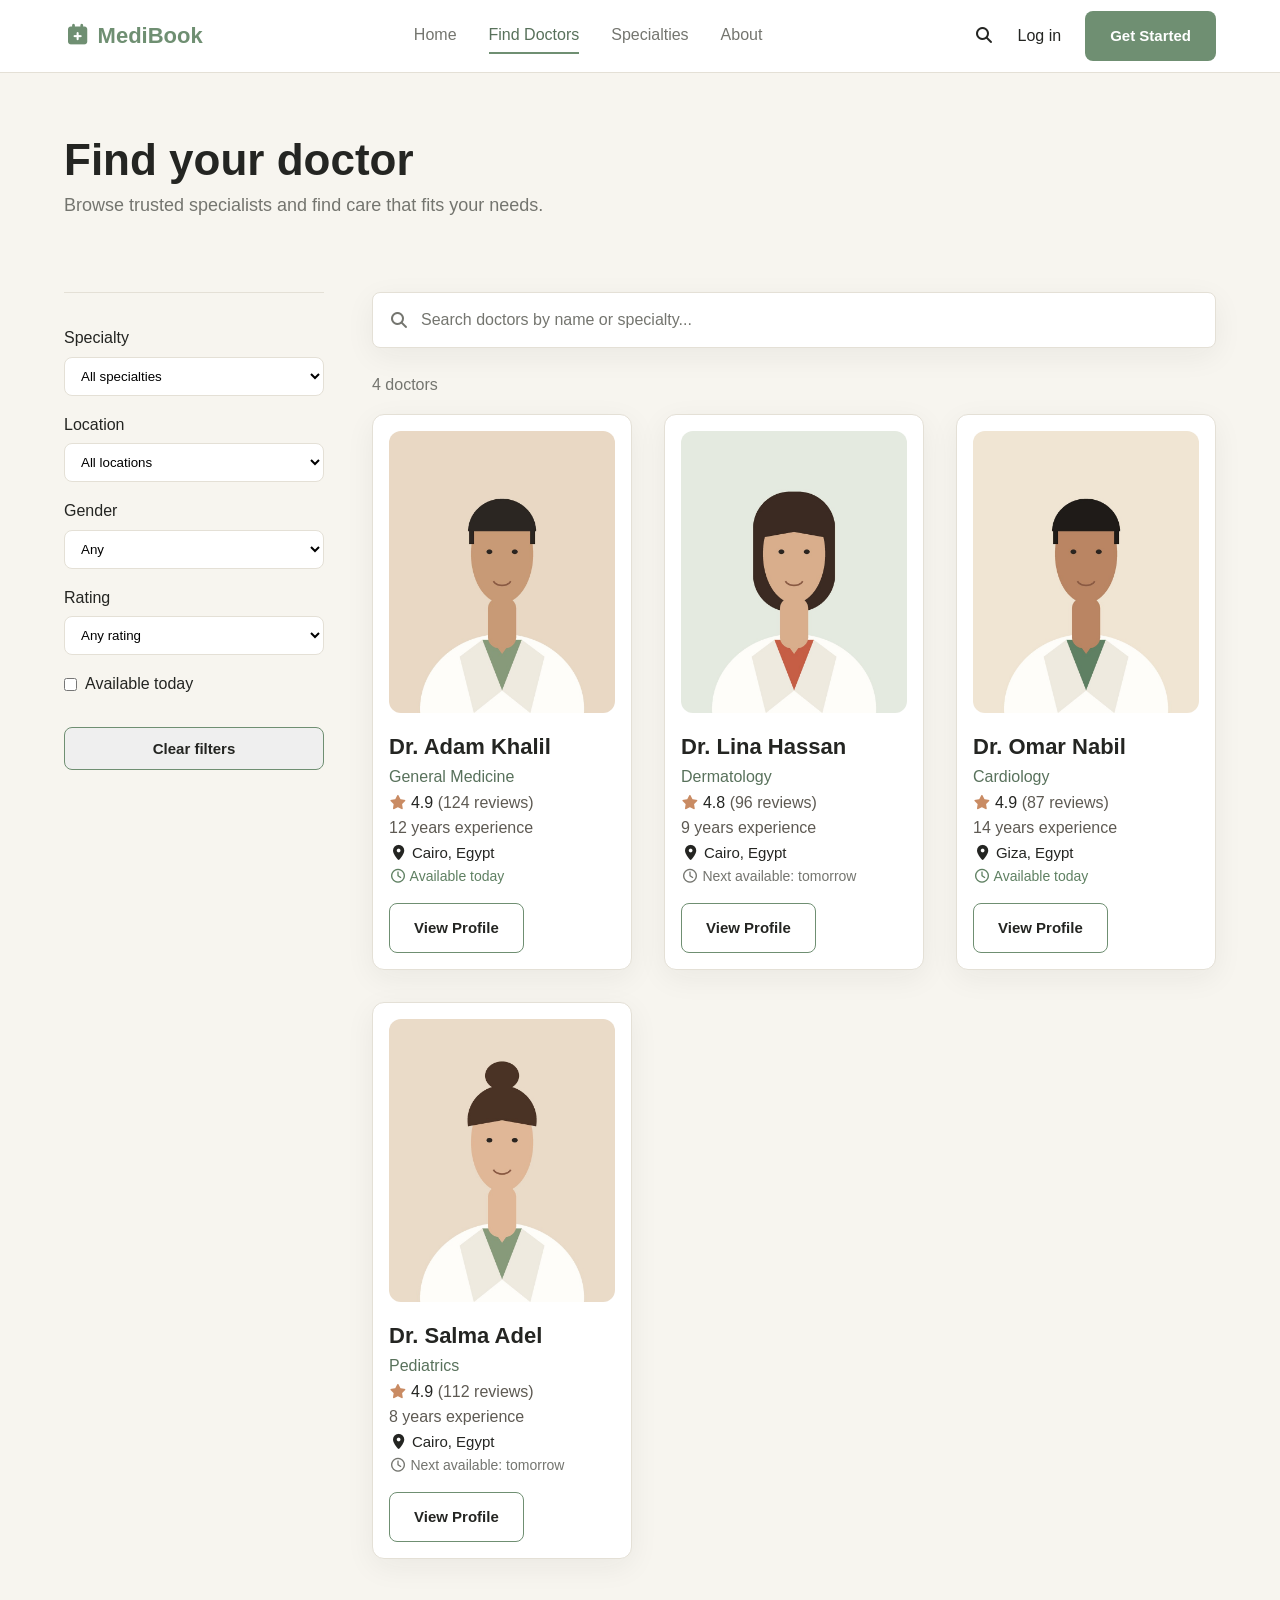
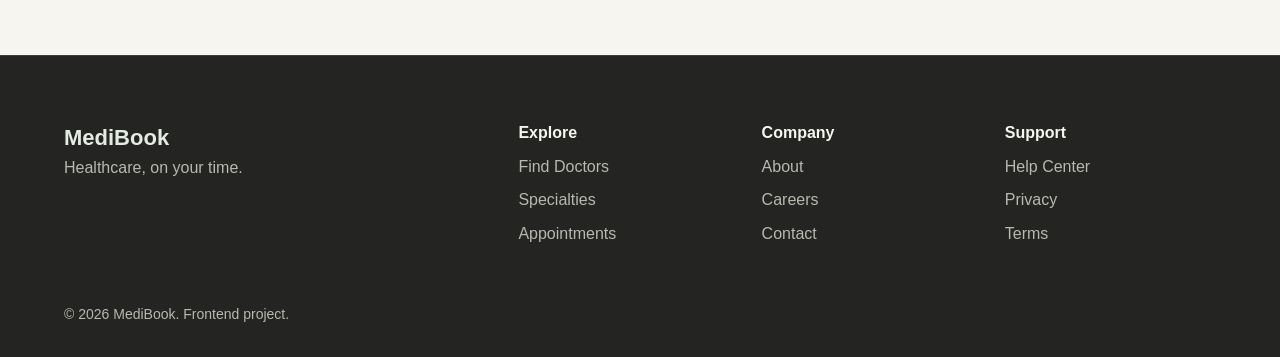
<file: doctors.html>
<!DOCTYPE html>
<html lang="en">
    <head>
        <meta charset="UTF-8">
        <meta name="viewport" content="width=device-width, initial-scale=1.0">
        <title>Find your doctor | MediBook</title>
        <link rel="stylesheet" href="Css/all.min.css">
        <link rel="stylesheet" href="Css/style.css">
    </head>
    <body>
        <header class="navbar">
            <div class="container nav-wrap">
                <a href="index.html" class="logo"><i class="fa-solid fa-calendar-plus"></i> MediBook</a>
                <nav class="nav-links">
                    <a href="index.html">Home</a>
                    <a href="doctors.html" class="active">Find Doctors</a>
                    <a href="index.html#specialties">Specialties</a>
                    <a href="about.html">About</a>
                </nav>
                <div class="nav-buttons">
                    <a href="doctors.html#search" class="search-link" aria-label="Search doctors"><i class="fa-solid fa-magnifying-glass"></i></a>
                    <a href="doctors.html" class="login">Log in</a>
                    <a href="doctors.html" class="btn btn-primary">Get Started</a>
                </div>
                <details class="mobile-menu">
                    <summary><i class="fa-solid fa-bars"></i></summary>
                    <div class="mobile-links">
                    <a href="index.html">Home</a>
                    <a href="doctors.html" class="active">Find Doctors</a>
                    <a href="index.html#specialties">Specialties</a>
                    <a href="about.html">About</a>
                        <a href="doctors.html">Log in</a>
                        <a href="doctors.html" class="btn btn-primary">Get Started</a>
                    </div>
                </details>
            </div>
        </header>


        <section class="page-head">
            <div class="container">
                <h1>Find your doctor</h1>
                <p>Browse trusted specialists and find care that fits your needs.</p>
            </div>
        </section>

        <section class="section-sm">
            <div class="container doctors-layout">
                <details class="filters" id="filters" open>
                    <summary><i class="fa-solid fa-sliders"></i> Filters</summary>
                    <form id="filter-form">
                        <label for="f-spec">Specialty</label>
                        <select id="f-spec"><option value="">All specialties</option><option>General Medicine</option><option>Dermatology</option><option>Cardiology</option><option>Pediatrics</option><option>Dentistry</option><option>Orthopedics</option><option>Mental Health</option><option>Ophthalmology</option></select>
                        <label for="f-loc">Location</label>
                        <select id="f-loc"><option value="">All locations</option><option>Cairo</option><option>Giza</option><option>Alexandria</option></select>
                        <label for="f-gender">Gender</label>
                        <select id="f-gender"><option value="">Any</option><option value="male">Male</option><option value="female">Female</option></select>
                        <label for="f-rating">Rating</label>
                        <select id="f-rating"><option value="0">Any rating</option><option value="4">4+ stars</option><option value="3">3+ stars</option></select>
                        <label class="check"><input type="checkbox" id="f-today"> Available today</label>
                        <button type="reset" class="btn btn-outline">Clear filters</button>
                    </form>
                </details>

                <div>
                    <div class="search-box">
                        <i class="fa-solid fa-magnifying-glass"></i>
                        <input type="text" id="search" placeholder="Search doctors by name or specialty..." aria-label="Search doctors">
                    </div>
                    <p class="result-count" id="result-count">4 doctors</p>
                    <div class="results-grid" id="doctor-list">
                    <div class="doctor" data-name="adam khalil" data-spec="General Medicine" data-loc="Cairo" data-gender="male" data-rating="4.9" data-today="yes">
                        <img src="images/dr-adam.jpg" alt="Dr. Adam Khalil">
                        <h3>Dr. Adam Khalil</h3>
                        <p class="specialty">General Medicine</p>
                        <p class="rating"><i class="fa-solid fa-star"></i> 4.9 <span>(124 reviews)</span></p>
                        <p class="exp">12 years experience</p>
                        <p class="location"><i class="fa-solid fa-location-dot"></i> Cairo, Egypt</p>
                        <p class="availability today"><i class="fa-regular fa-clock"></i> Available today</p>
                        <a href="doctor-details.html" class="btn btn-outline">View Profile</a>
                    </div>
                    <div class="doctor" data-name="lina hassan" data-spec="Dermatology" data-loc="Cairo" data-gender="female" data-rating="4.8" data-today="no">
                        <img src="images/dr-lina.jpg" alt="Dr. Lina Hassan">
                        <h3>Dr. Lina Hassan</h3>
                        <p class="specialty">Dermatology</p>
                        <p class="rating"><i class="fa-solid fa-star"></i> 4.8 <span>(96 reviews)</span></p>
                        <p class="exp">9 years experience</p>
                        <p class="location"><i class="fa-solid fa-location-dot"></i> Cairo, Egypt</p>
                        <p class="availability"><i class="fa-regular fa-clock"></i> Next available: tomorrow</p>
                        <a href="doctor-details.html" class="btn btn-outline">View Profile</a>
                    </div>
                    <div class="doctor" data-name="omar nabil" data-spec="Cardiology" data-loc="Giza" data-gender="male" data-rating="4.9" data-today="yes">
                        <img src="images/dr-omar.jpg" alt="Dr. Omar Nabil">
                        <h3>Dr. Omar Nabil</h3>
                        <p class="specialty">Cardiology</p>
                        <p class="rating"><i class="fa-solid fa-star"></i> 4.9 <span>(87 reviews)</span></p>
                        <p class="exp">14 years experience</p>
                        <p class="location"><i class="fa-solid fa-location-dot"></i> Giza, Egypt</p>
                        <p class="availability today"><i class="fa-regular fa-clock"></i> Available today</p>
                        <a href="doctor-details.html" class="btn btn-outline">View Profile</a>
                    </div>
                    <div class="doctor" data-name="salma adel" data-spec="Pediatrics" data-loc="Cairo" data-gender="female" data-rating="4.9" data-today="no">
                        <img src="images/dr-salma.jpg" alt="Dr. Salma Adel">
                        <h3>Dr. Salma Adel</h3>
                        <p class="specialty">Pediatrics</p>
                        <p class="rating"><i class="fa-solid fa-star"></i> 4.9 <span>(112 reviews)</span></p>
                        <p class="exp">8 years experience</p>
                        <p class="location"><i class="fa-solid fa-location-dot"></i> Cairo, Egypt</p>
                        <p class="availability"><i class="fa-regular fa-clock"></i> Next available: tomorrow</p>
                        <a href="doctor-details.html" class="btn btn-outline">View Profile</a>
                    </div>
                    </div>
                    <p class="no-results" id="no-results" hidden>No doctors match these filters. Try clearing a filter or searching a different name.</p>
                </div>
            </div>
        </section>

        <footer class="footer">
            <div class="container footer-wrap">
                <div><a href="index.html" class="logo">MediBook</a><p>Healthcare, on your time.</p></div>
                <div><h4>Explore</h4><a href="doctors.html">Find Doctors</a><a href="index.html#specialties">Specialties</a><a href="appointments.html">Appointments</a></div>
                <div><h4>Company</h4><a href="about.html">About</a><a href="#">Careers</a><a href="#">Contact</a></div>
                <div><h4>Support</h4><a href="#">Help Center</a><a href="#">Privacy</a><a href="#">Terms</a></div>
            </div>
            <p class="copyright container">© 2026 MediBook. Frontend project.</p>
        </footer>

        <script src="main.js"></script>
    </body>
</html>
</file>
<file: Css/style.css>
*{
    margin: 0;
}

/* ---------- variables ---------- */
:root {
  --primary: #6F8F72;
  --primary-dark: #58715B;
  --primary-light: #E3EBE3;

  --accent: #C98B63;

  --dark: #242522;
  --background: #F7F5EF;
  --surface: #FFFFFF;
  --surface-warm: #FBF9F4;

  --text: #242522;
  --text-muted: #74756F;

  --border: #E4E0D6;

  --success: #5F8062;
  --error: #B84C4C;
}

/* ---------- reset ---------- */
* { margin: 0; padding: 0; box-sizing: border-box; }
body { font-family: "DM Sans", Arial, sans-serif; font-size: 16px; line-height: 1.6; color: var(--dark); background: var(--background); }
a { text-decoration: none; color: inherit; }
ul { list-style: none; }
img { max-width: 100%; display: block; }
input, button { font-family: inherit; font-size: 1rem; }

/* ---------- typography ---------- */
h1, h2, h3, h4, .logo, .btn { font-family: "Manrope", "DM Sans", Arial, sans-serif; }
h1 { font-size: 56px; font-weight: 700; line-height: 1.05; margin-bottom: 24px; }
h2 { font-size: 36px; font-weight: 700; line-height: 1.2; }
h3 { font-size: 22px; font-weight: 600; }

/* ---------- layout ---------- */
.container { max-width: 1200px; margin: 0 auto; padding: 0 24px; }
.section { padding: 96px 0; }
.two-cols { display: grid; grid-template-columns: 5fr 7fr; gap: 64px; align-items: start; }
.col-title p { margin-top: 16px; color: var(--text-muted); max-width: 380px; }
.section-title { margin-bottom: 48px; }
.section-title p { margin-top: 8px; color: var(--text-muted); }

/* ---------- buttons ---------- */
.btn { display: inline-block; padding: 12px 24px; border-radius: 8px; font-weight: 600; font-size: 15px; border: 1.5px solid transparent; cursor: pointer; transition: background 0.2s, color 0.2s; }
.btn-primary { background: var(--primary); color: #fff; }
.btn-primary:hover { background: var(--primary-dark); }
.btn-outline { border-color: var(--primary); color: var(--dark); }
.btn-outline:hover { background: var(--primary-dark); border-color: var(--primary-dark); color: #fff; }
.btn-light { border-color: #bdb8ad; color: var(--surface); }
.btn-light:hover { background: var(--surface); color: var(--dark); }

/* ---------- navbar ---------- */
.navbar { background: var(--surface); border-bottom: 1px solid var(--border); position: sticky; top: 0; z-index: 10; }
.nav-wrap { display: flex; align-items: center; justify-content: space-between; height: 72px; }
.logo { font-size: 22px; font-weight: 700; color: var(--primary); }
.nav-links { display: flex; gap: 32px; }
.nav-links a { color: var(--text-muted); padding: 4px 0; border-bottom: 2px solid transparent; }
.nav-links a:hover, .nav-links a.active { color: var(--dark); }
.nav-links a.active { color: var(--primary-dark); border-bottom-color: var(--primary); }
.nav-buttons { display: flex; align-items: center; gap: 24px; }
.mobile-menu { display: none; position: relative; }
.mobile-menu summary { list-style: none; font-size: 22px; cursor: pointer; padding: 8px; }
.mobile-menu summary::-webkit-details-marker { display: none; }
.mobile-links { position: absolute; right: 0; top: 48px; width: 260px; background: var(--surface); border: 1px solid var(--border); border-radius: 12px; padding: 16px; display: flex; flex-direction: column; gap: 4px; }
.mobile-links a:not(.btn) { padding: 10px 8px; }
.mobile-links .btn { text-align: center; margin-top: 8px; }

/* ---------- hero ---------- */
.hero { padding: 64px 0 96px; }
.hero-wrap { display: grid; grid-template-columns: 7fr 5fr; gap: 64px; align-items: center; }
.eyebrow { color: var(--primary-dark); font-weight: 600; margin-bottom: 16px; }
.hero-desc { color: var(--text-muted); font-size: 18px; max-width: 460px; }
.search-box { display: flex; align-items: center; gap: 8px; margin-top: 32px; max-width: 560px; background: var(--surface); border: 1px solid var(--border); border-radius: 8px; padding: 6px 6px 6px 16px; box-shadow: 0 8px 30px rgba(36, 37, 34, 0.06); }
.search-box i { color: var(--text-muted); }
.search-box input { flex: 1; min-width: 0; border: none; background: none; padding: 12px 4px; outline: none; }
.search-box:focus-within { border-color: var(--primary); }
.hero-image { position: relative; aspect-ratio: 4 / 5; background: var(--primary-light); border-radius: 12px; }
.hero-image img { width: 100%; height: 100%; object-fit: cover; border-radius: 12px; }
.tag { position: absolute; background: var(--surface); border: 1px solid var(--border); border-radius: 8px; padding: 10px 16px; font-size: 14px; font-weight: 600; box-shadow: 0 8px 30px rgba(36, 37, 34, 0.06); }
.tag-top { top: 48px; left: -32px; color: #5F8062; }
.tag-bottom { bottom: -16px; right: 24px; }
.tag-bottom i { color: var(--accent); }

/* ---------- trust ---------- */
.trust { background: var(--surface); border-top: 1px solid var(--border); border-bottom: 1px solid var(--border); padding: 48px 0; }
.trust h2 { font-size: 18px; margin-bottom: 24px; }
.trust-items { display: grid; grid-template-columns: repeat(3, 1fr); gap: 32px; }
.trust-item { display: flex; gap: 16px; }
.trust-item > i { font-size: 24px; color: var(--primary); margin-top: 4px; }
.trust-item h3 { font-size: 17px; }
.trust-item p { color: var(--text-muted); font-size: 15px; }

/* ---------- specialties ---------- */
.specialties-list { border-top: 1px solid var(--border); }
.specialties-list a { display: flex; justify-content: space-between; align-items: center; padding: 20px 4px; border-bottom: 1px solid var(--border); font-family: "Manrope", sans-serif; font-weight: 600; font-size: 20px; transition: color 0.2s; }
.specialties-list a:hover { color: var(--primary-dark); }
.specialties-list span i { width: 32px; color: var(--primary); }

/* ---------- doctors ---------- */
.doctors-section { background: var(--primary-light); }
.doctors-section .section-title p { color: #5E5A53; }
.doctors-grid { display: grid; grid-template-columns: repeat(4, 1fr); gap: 32px; }
.doctor img { width: 100%; aspect-ratio: 4 / 5; object-fit: cover; background: var(--background); border-radius: 12px; margin-bottom: 16px; }
.doctor .specialty { color: var(--primary-dark); font-weight: 500; }
.doctor .rating i { color: var(--accent); font-size: 14px; }
.doctor .rating span, .doctor .exp { color: #5E5A53; }
.doctor .location { font-size: 15px; }
.doctor .btn { margin-top: 16px; }

/* ---------- steps ---------- */
.steps { display: grid; grid-template-columns: repeat(3, 1fr); gap: 48px; }
.step { border-top: 2px solid var(--dark); padding-top: 24px; }
.step-number { display: block; color: var(--primary-dark); font-weight: 700; margin-bottom: 8px; }
.step p { color: var(--text-muted); margin-top: 4px; max-width: 280px; }

/* ---------- features ---------- */
.features { background: var(--primary-light); }
.features .col-title p { color: var(--dark); }
.features-list { display: grid; grid-template-columns: 1fr 1fr; gap: 24px 32px; }
.features-list li { border-top: 1px solid var(--primary); padding-top: 16px; font-weight: 500; }
.features-list i { margin-right: 10px; }

/* ---------- cta ---------- */
.cta { background: var(--dark); color: var(--surface); padding: 96px 0; }
.cta-wrap { display: flex; justify-content: space-between; align-items: center; gap: 48px; }
.cta h2 { color: var(--surface); }
.cta p { color: #d8d3c8; margin-top: 8px; }
.cta-buttons { display: flex; gap: 16px; flex-wrap: wrap; }

/* ---------- footer ---------- */
.footer { background: var(--dark); color: var(--background); border-top: 1px solid rgba(255, 255, 255, 0.12); padding-top: 64px; }
.footer-wrap { display: grid; grid-template-columns: 2fr 1fr 1fr 1fr; gap: 32px; }
.footer-wrap p { color: #B8B8B0; }
.footer .logo { color: var(--primary-light); }
.footer-wrap h4 { margin-bottom: 8px; color: var(--background); }
.footer-wrap div a:not(.logo) { display: block; color: #B8B8B0; margin-bottom: 8px; transition: color 0.2s; }
.footer-wrap div a:not(.logo):hover { color: var(--primary); }
.copyright { color: #B8B8B0; font-size: 14px; padding-top: 48px; padding-bottom: 32px; }

/* ---------- focus ---------- */
a:focus-visible, button:focus-visible, summary:focus-visible { outline: 3px solid var(--primary); outline-offset: 3px; }

/* ---------- responsive ---------- */
@media (max-width: 1199px) {
  .doctors-grid { grid-template-columns: repeat(2, 1fr); }
  .two-cols { grid-template-columns: 1fr; gap: 32px; }
}

@media (max-width: 899px) {
  .nav-links, .nav-buttons { display: none; }
  .mobile-menu { display: block; }
  .hero-wrap { grid-template-columns: 1fr; }
  .hero-image { aspect-ratio: 4 / 3; }
  .tag-top { left: 16px; }
  .trust-items, .steps { grid-template-columns: 1fr; }
  .cta-wrap { flex-direction: column; align-items: flex-start; }
  .footer-wrap { grid-template-columns: 1fr 1fr; }
}

@media (max-width: 767px) {
  h1 { font-size: 40px; }
  h2 { font-size: 30px; }
  .section, .cta { padding: 64px 0; }
  .doctors-grid, .features-list { grid-template-columns: 1fr; }
  .search-box { flex-wrap: wrap; }
  .search-box i { display: none; }
  .search-box input { flex-basis: 100%; }
  .search-box .btn { width: 100%; }
}

/* =====================================================
   PAGES: doctors, details, booking, confirmation,
   appointments, about  (added after the Home page styles)
   ===================================================== */
.section-sm { padding: 48px 0 96px; }
.page-head { padding: 64px 0 24px; }
.page-head h1 { font-size: 44px; margin-bottom: 8px; }
.page-head p { color: var(--text-muted); font-size: 18px; max-width: 520px; }
.specialty { color: var(--primary-dark); font-weight: 500; }
.rating i { color: var(--accent); font-size: 14px; }
.rating span { color: var(--text-muted); }

/* doctors page */
.doctors-layout { display: grid; grid-template-columns: 260px 1fr; gap: 48px; align-items: start; }
.filters { border-top: 1px solid var(--border); padding-top: 16px; }
.filters summary { display: none; list-style: none; font-weight: 600; cursor: pointer; }
.filters label { display: block; font-weight: 500; margin: 16px 0 6px; }
.filters select { width: 100%; padding: 10px 12px; border: 1px solid var(--border); border-radius: 8px; background: var(--surface); }
.filters .check { display: flex; align-items: center; gap: 8px; }
.filters .btn { margin-top: 24px; width: 100%; }
.doctors-layout .search-box { margin-top: 0; max-width: none; }
.result-count { margin: 24px 0 16px; color: var(--text-muted); }
.results-grid { display: grid; grid-template-columns: repeat(3, 1fr); gap: 32px; }
.results-grid .doctor img { margin-bottom: 16px; }
.availability { font-size: 14px; color: var(--text-muted); }
.availability.today { color: #5F8062; font-weight: 500; }
.no-results { padding: 48px 0; color: var(--text-muted); }

/* doctor details */
.profile { display: grid; grid-template-columns: 5fr 7fr; gap: 64px; align-items: center; }
.profile-img { width: 100%; aspect-ratio: 4 / 5; object-fit: cover; background: var(--primary-light); border-radius: 12px; }
.profile-info h1 { margin: 4px 0 8px; }
.meta { display: flex; gap: 24px; flex-wrap: wrap; margin: 16px 0; color: var(--text-muted); }
.meta i { margin-right: 6px; }
.bio { max-width: 480px; margin-bottom: 32px; }
.profile-info h3 { font-size: 18px; margin-bottom: 12px; }
.tags { display: flex; gap: 8px; flex-wrap: wrap; }
.tags li { background: var(--primary-light); padding: 6px 14px; border-radius: 8px; font-size: 15px; }
.schedule { background: var(--surface-warm); border-top: 1px solid var(--border); }
.dates, .times { display: flex; gap: 12px; flex-wrap: wrap; margin: 32px 0 24px; }
.times { margin-top: 0; margin-bottom: 40px; }
.date-btn, .time-btn { background: var(--surface); border: 1px solid var(--border); border-radius: 8px; color: var(--dark); cursor: pointer; transition: background 0.2s, color 0.2s, border-color 0.2s; }
.date-btn { display: flex; flex-direction: column; align-items: center; width: 80px; padding: 12px 0; }
.date-btn span { font-size: 13px; color: var(--text-muted); }
.date-btn strong { font-family: "Manrope", sans-serif; font-size: 22px; }
.time-btn { padding: 12px 20px; font-weight: 500; }
.date-btn:hover, .time-btn:hover { background: var(--primary-light); border-color: var(--primary); }
.date-btn.selected, .time-btn.selected { background: var(--primary); border-color: var(--primary); color: #fff; }
.date-btn.selected span { color: #fff; }

/* booking */
.progress { display: flex; gap: 32px; flex-wrap: wrap; margin-bottom: 48px; }
.progress li { flex: 1; min-width: 140px; border-top: 2px solid var(--border); padding-top: 12px; color: var(--text-muted); font-weight: 500; }
.progress li span { color: var(--text-muted); margin-right: 6px; }
.progress .done { border-top-color: var(--primary); color: var(--dark); }
.progress .current { border-top-color: var(--primary); color: var(--dark); }
.progress .current span { color: var(--primary-dark); font-weight: 700; }
.booking-layout { display: grid; grid-template-columns: 4fr 7fr; gap: 64px; align-items: start; }
.summary { background: var(--surface); border: 1px solid var(--border); border-radius: 12px; padding: 24px; }
.summary h2 { font-size: 18px; margin-bottom: 16px; }
.summary-name { font-family: "Manrope", sans-serif; font-weight: 600; font-size: 22px; }
.summary p { margin-bottom: 6px; }
.summary p i { width: 20px; color: var(--primary); }
#booking-form h1 { font-size: 32px; margin-bottom: 24px; }
.field { margin-bottom: 20px; }
.field label { display: block; font-weight: 500; margin-bottom: 6px; }
.field input, .field textarea { width: 100%; padding: 12px 14px; border: 1px solid var(--border); border-radius: 8px; background: var(--surface); font-family: inherit; font-size: 1rem; color: var(--dark); }
.field textarea { resize: vertical; }
.field input:focus, .field textarea:focus, .filters select:focus { outline: none; border-color: var(--primary); }
.field .invalid { border-color: #B84C4C; }
.error { display: block; min-height: 20px; margin-top: 4px; font-size: 14px; color: #B84C4C; }

/* confirmation */
.confirm-wrap { max-width: 560px; text-align: center; }
.confirm-icon { font-size: 72px; color: #5F8062; margin-bottom: 24px; }
.confirm-wrap h1 { font-size: 44px; margin-bottom: 12px; }
.confirm-wrap > p { color: var(--text-muted); }
.confirm-summary { text-align: left; margin: 32px 0; padding: 24px; background: var(--surface); border: 1px solid var(--border); border-radius: 12px; }
.confirm-summary p { color: var(--text-muted); }
.confirm-summary .specialty { margin-bottom: 8px; }
.confirm-buttons { display: flex; gap: 16px; justify-content: center; flex-wrap: wrap; }

/* appointments */
.dash { display: grid; grid-template-columns: 260px 1fr; min-height: 100vh; }
.side { background: var(--surface); border-right: 1px solid var(--border); padding: 32px 24px; display: flex; flex-direction: column; gap: 32px; }
.side nav { display: flex; flex-direction: column; gap: 4px; }
.side nav a, .logout { padding: 10px 12px; border-radius: 8px; color: var(--text-muted); font-weight: 500; }
.side nav a i, .logout i { width: 24px; }
.side nav a:hover, .logout:hover { color: var(--dark); background: var(--background); }
.side nav a.active { color: var(--primary-dark); background: var(--background); }
.logout { margin-top: auto; }
.dash-main { padding: 48px; max-width: 960px; }
.dash-main h1 { font-size: 40px; margin-bottom: 24px; }
.tabs { display: flex; gap: 24px; border-bottom: 1px solid var(--border); margin-bottom: 8px; }
.tab { background: none; border: none; padding: 12px 0; font-weight: 600; color: var(--text-muted); cursor: pointer; border-bottom: 2px solid transparent; margin-bottom: -1px; }
.tab.active { color: var(--dark); border-bottom-color: var(--primary); }
.appt { display: grid; grid-template-columns: 1.2fr 1.4fr auto; gap: 24px; align-items: center; padding: 24px 0; border-bottom: 1px solid var(--border); }
.appt h3 { font-size: 20px; }
.appt-when p { color: var(--text-muted); }
.appt-when i { width: 20px; }
.appt-end { display: flex; align-items: center; gap: 16px; }
.status { font-size: 14px; font-weight: 600; padding: 4px 12px; border-radius: 8px; }
.status-ok { background: var(--primary-light); color: #3F5E42; }
.status-done { background: #ECE9DF; color: #5E5A53; }

/* about */
.about-image { width: 100%; aspect-ratio: 16 / 9; object-fit: cover; background: var(--primary-light); border-radius: 12px; margin-top: 32px; }
.about-text { font-size: 20px; max-width: 560px; }
.belief-list li { font-family: "Manrope", sans-serif; font-weight: 600; font-size: 20px; padding: 20px 0; border-bottom: 1px solid var(--primary); }
.belief-list li:first-child { border-top: 1px solid var(--primary); }

/* responsive for the new pages */
@media (max-width: 1199px) {
  .results-grid { grid-template-columns: repeat(2, 1fr); }
  .profile { gap: 40px; }
}
@media (max-width: 899px) {
  .doctors-layout, .profile, .booking-layout { grid-template-columns: 1fr; gap: 32px; }
  .filters summary { display: block; padding-bottom: 8px; }
  .profile-img { max-width: 420px; }
  .dash { grid-template-columns: 1fr; }
  .side { flex-direction: row; flex-wrap: wrap; align-items: center; padding: 16px 24px; gap: 8px 16px; border-right: none; border-bottom: 1px solid var(--border); }
  .side nav { flex-direction: row; flex-wrap: wrap; }
  .logout { margin-top: 0; }
  .dash-main { padding: 32px 24px; }
}
@media (max-width: 767px) {
  .page-head h1, .confirm-wrap h1 { font-size: 34px; }
  .results-grid { grid-template-columns: 1fr; }
  .appt { grid-template-columns: 1fr; gap: 12px; }
  .progress { gap: 12px; }
}


/* =====================================================
   COLOR SYSTEM: sage green + warm cream + charcoal
   (visual-only additions, no layout changes)
   ===================================================== */
.doctor { background: var(--surface); border: 1px solid var(--border); border-radius: 12px; padding: 16px; box-shadow: 0 8px 30px rgba(36, 37, 34, 0.06); transition: transform 0.2s, box-shadow 0.2s; }
.doctor:hover { transform: translateY(-2px); box-shadow: 0 12px 34px rgba(36, 37, 34, 0.08); }
.specialties-list a { border-radius: 8px; }
.specialties-list a:hover { background: var(--primary-light); }
::placeholder { color: var(--text-muted); opacity: 1; }
.field input:focus, .field textarea:focus, .filters select:focus { box-shadow: 0 0 0 3px rgba(111, 143, 114, 0.25); }
</file>
